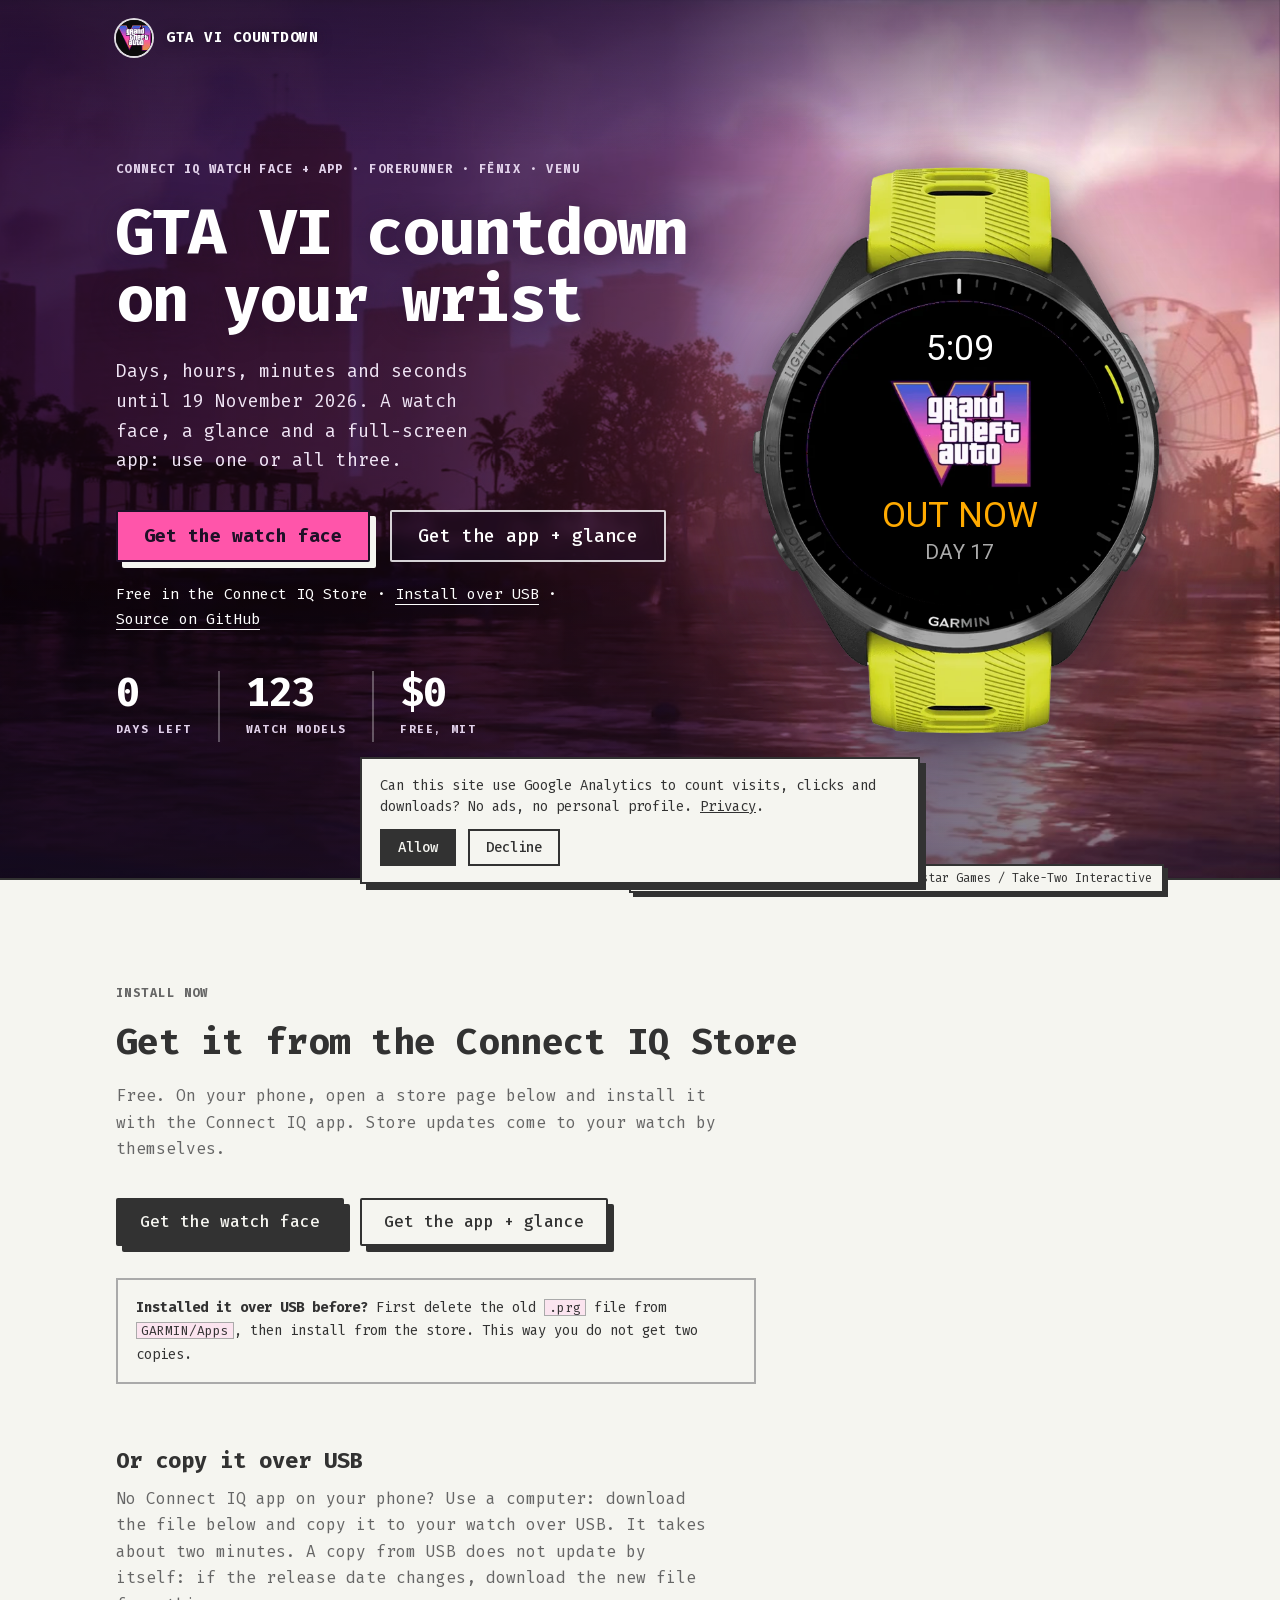
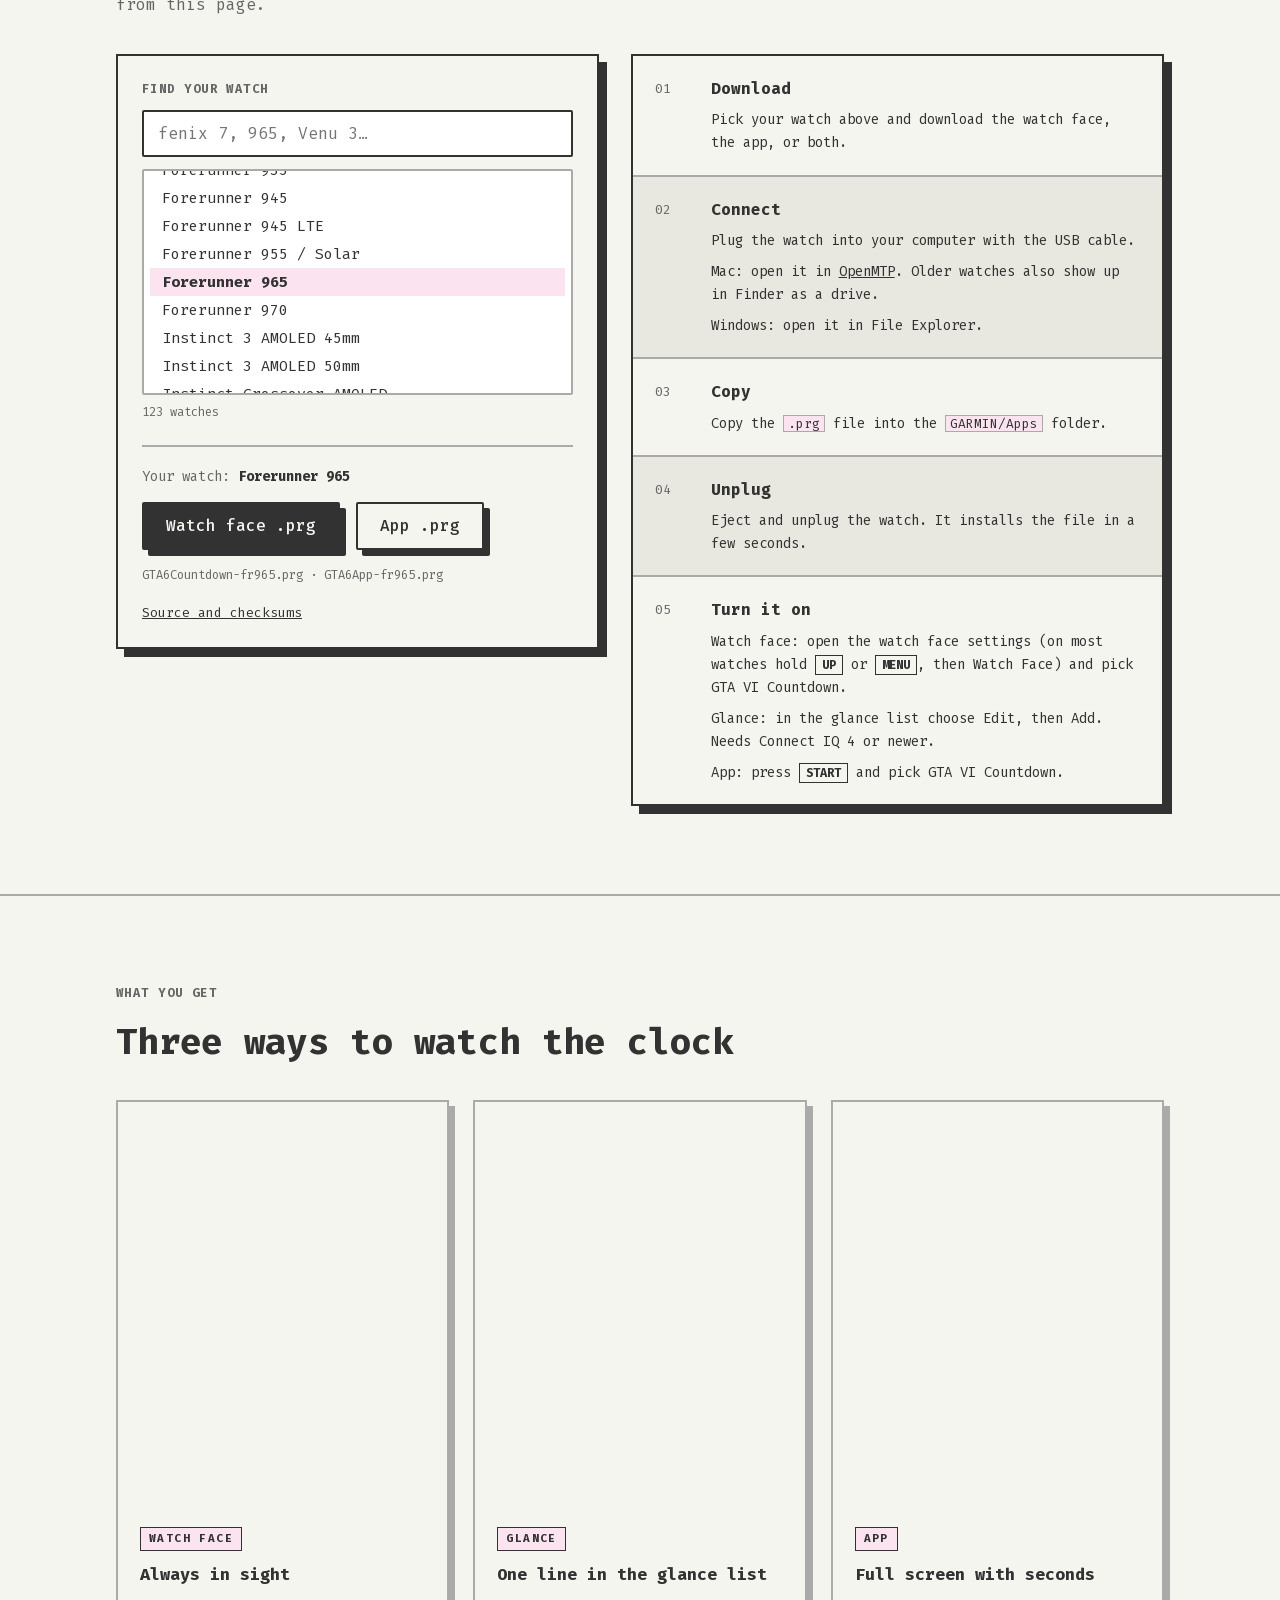
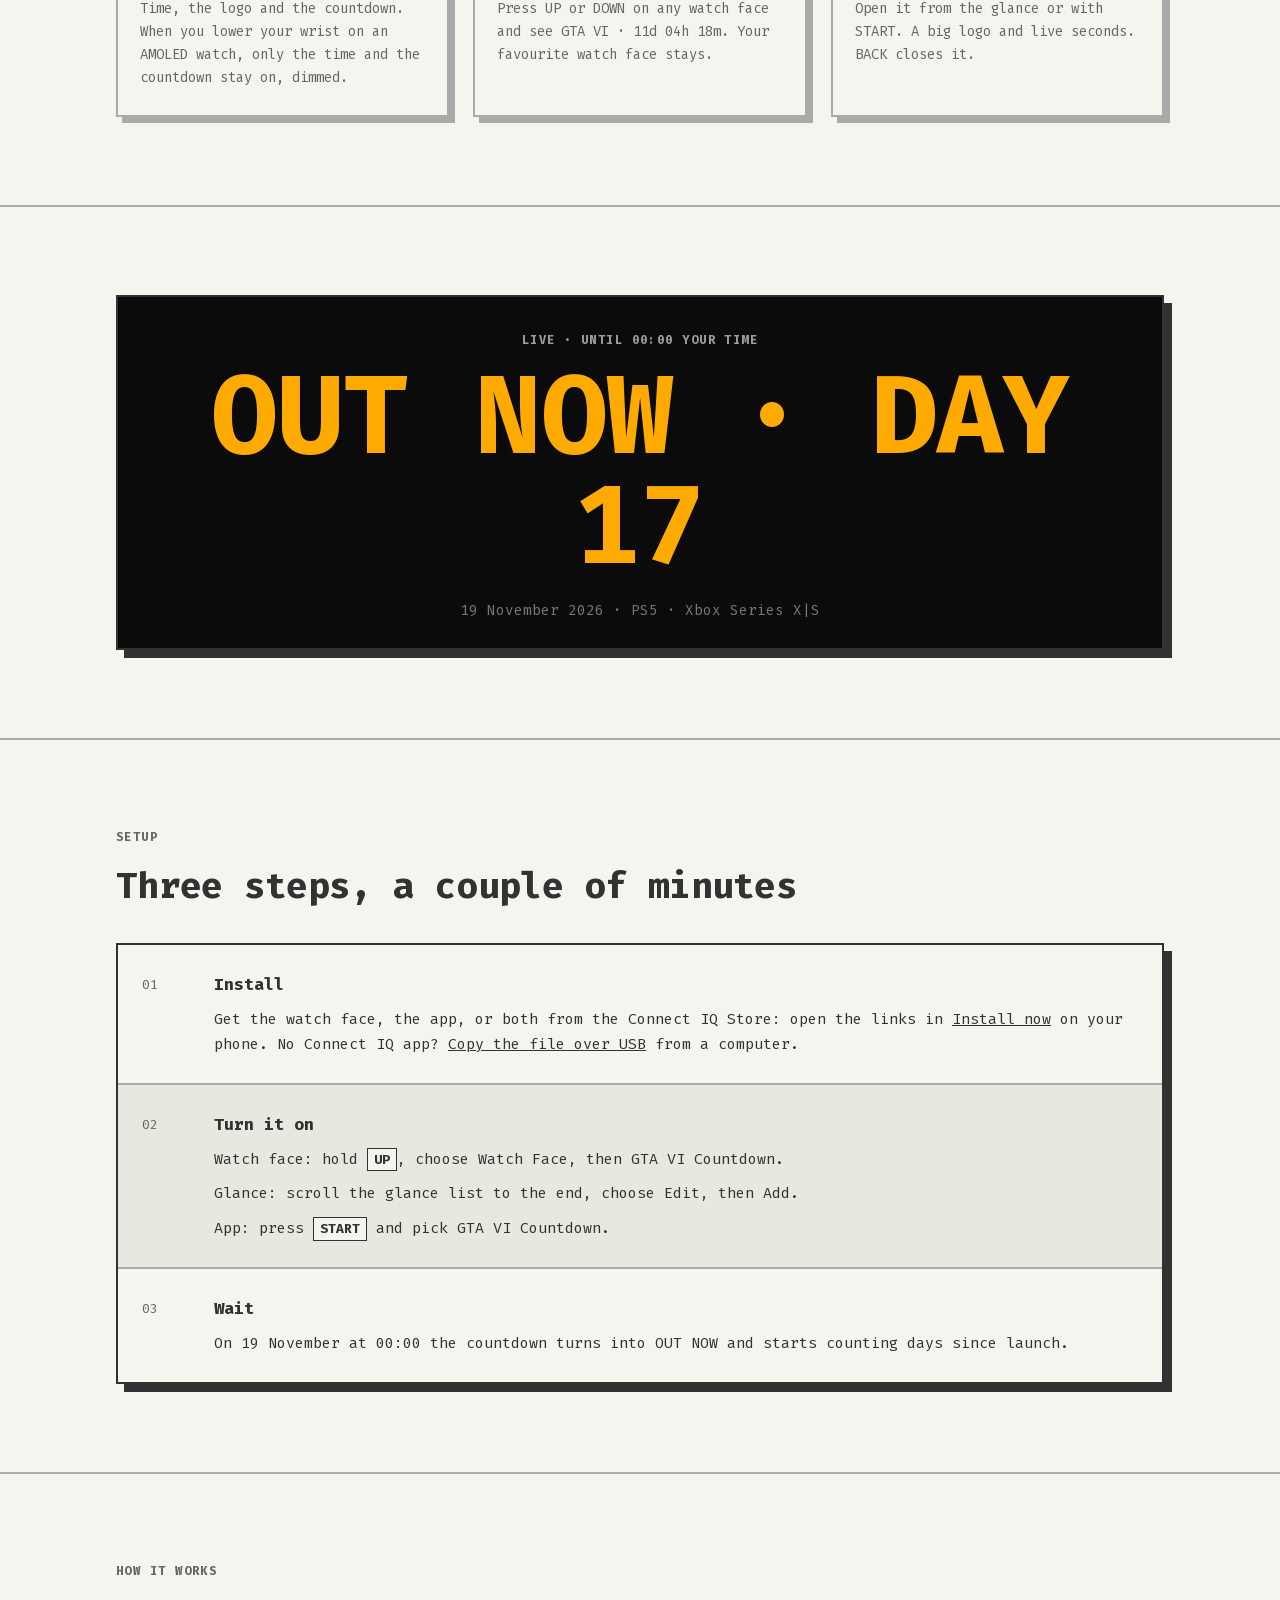
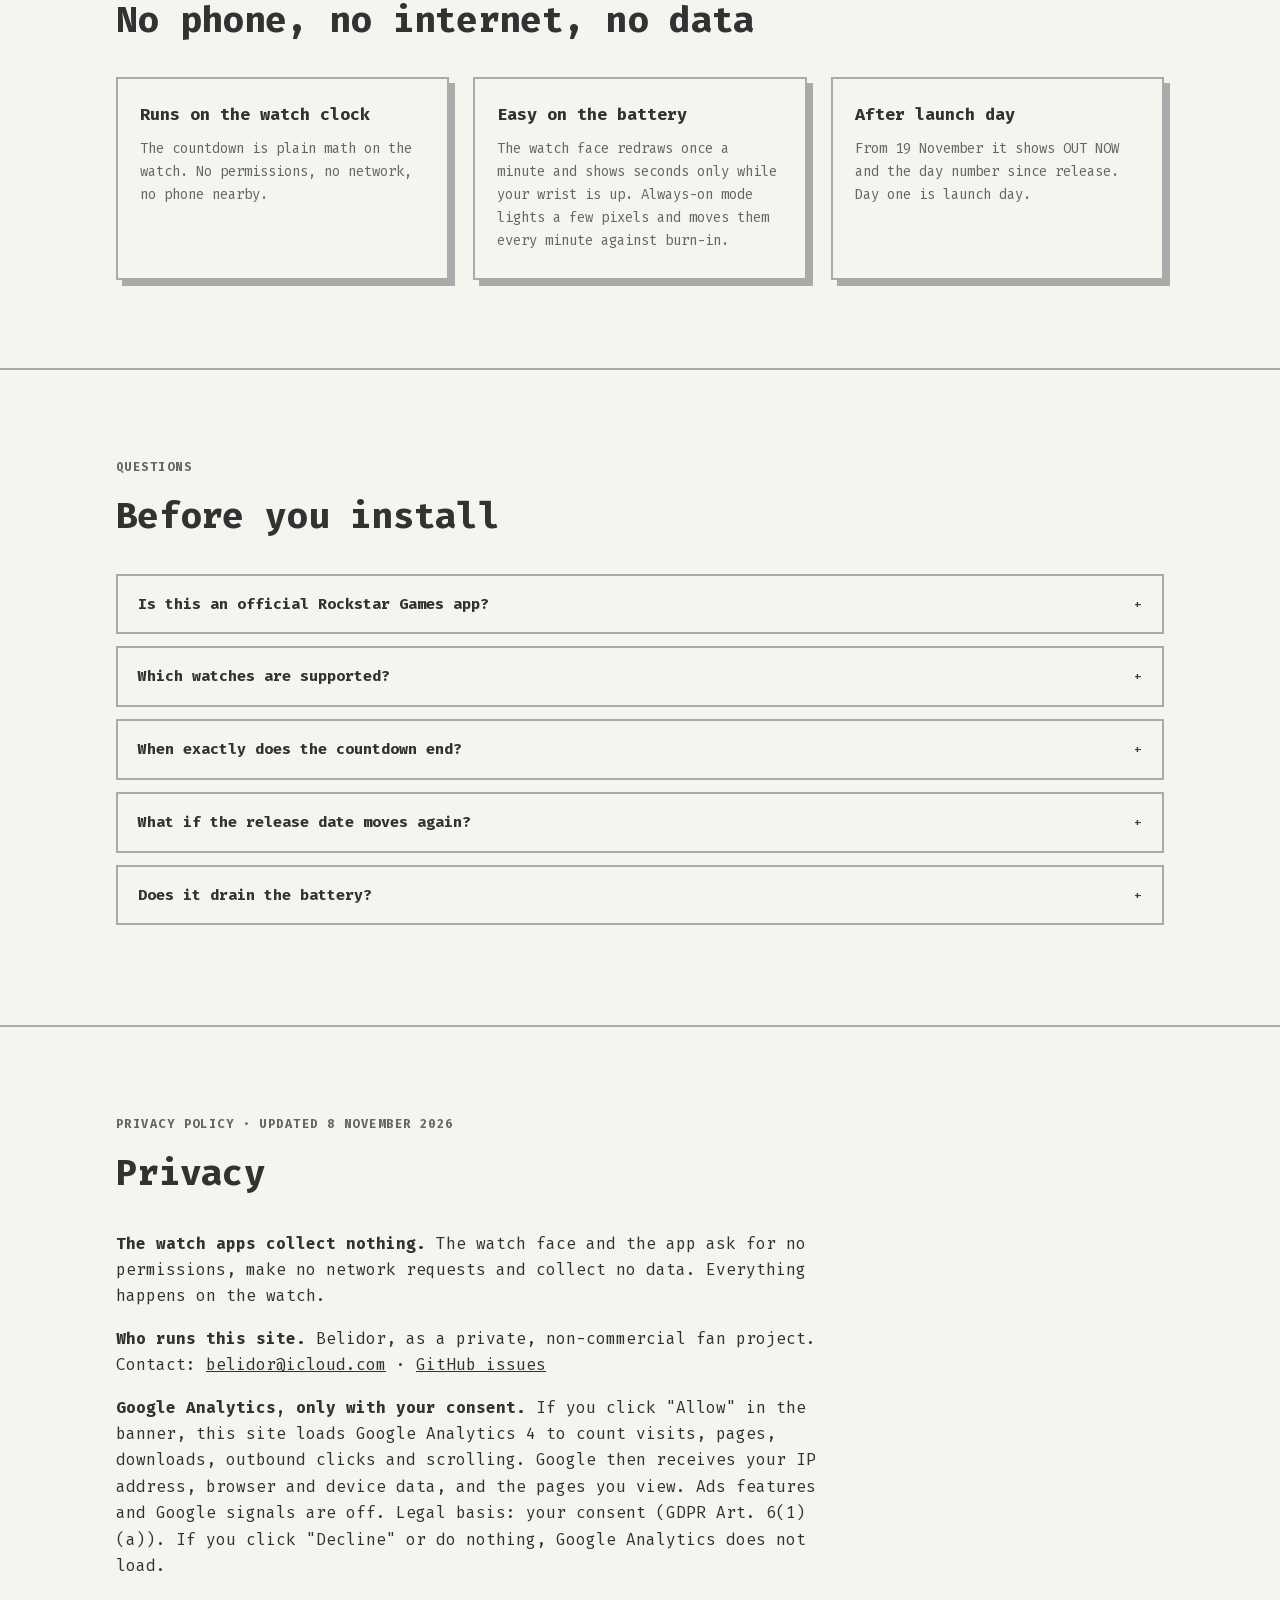
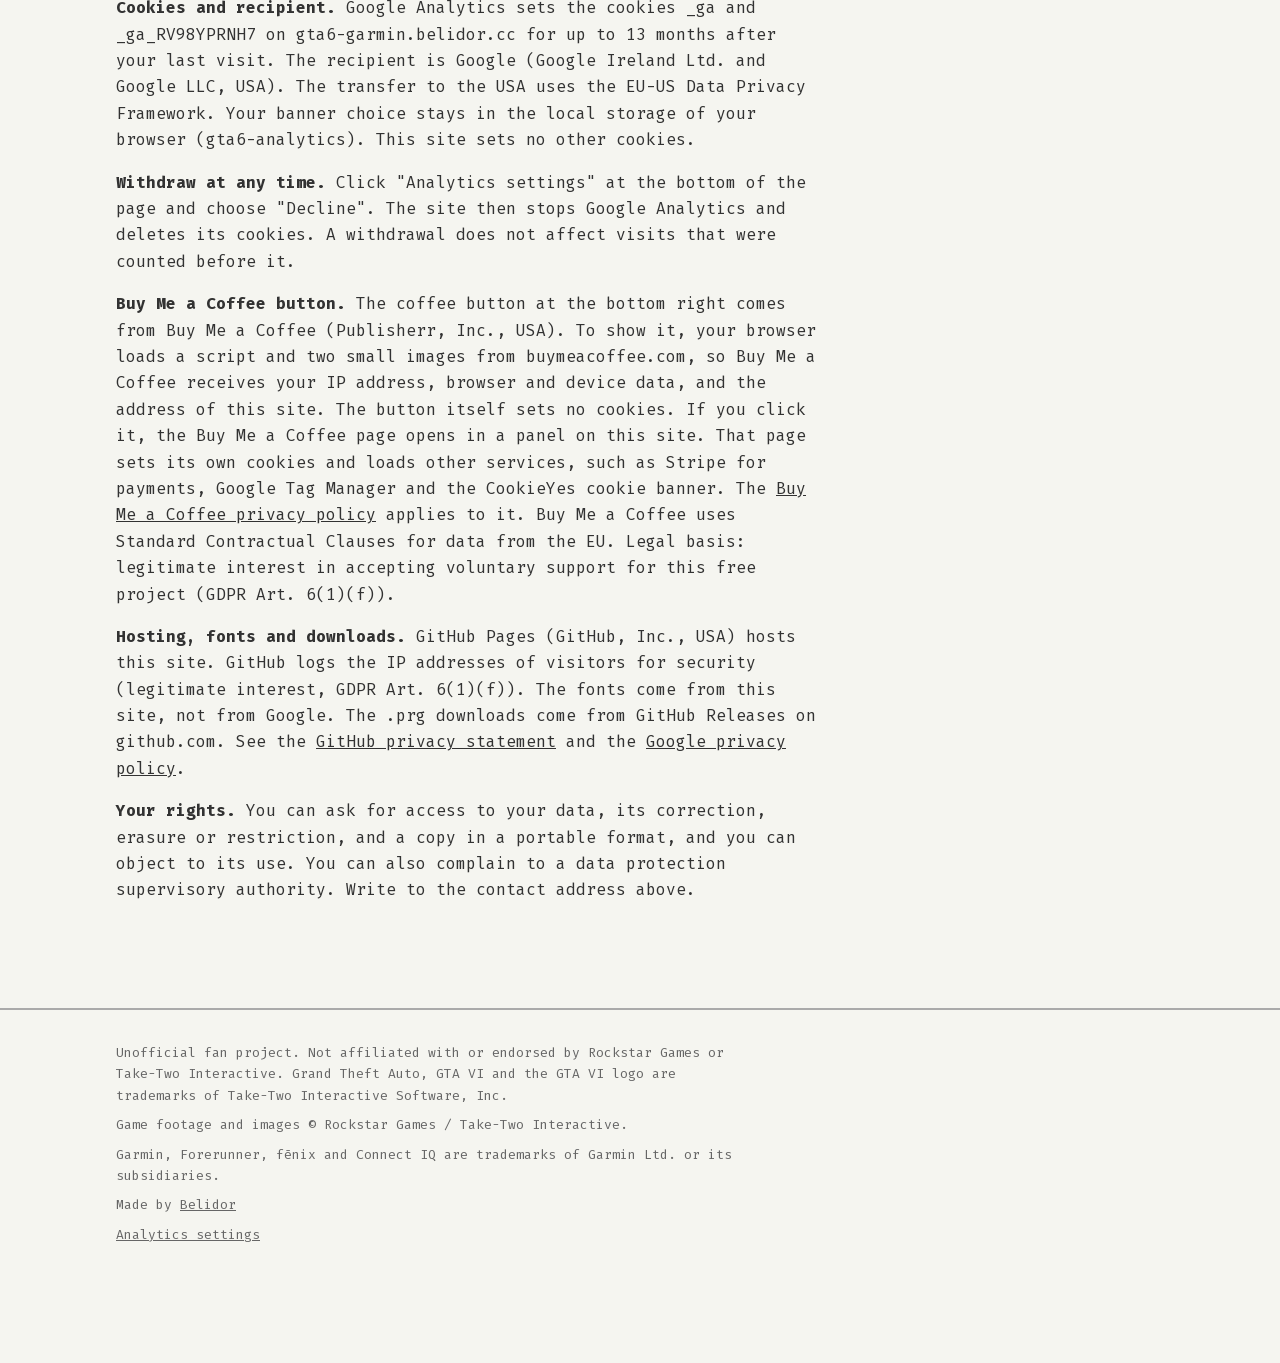
<file: landing/index.html>
<!doctype html>
<html lang="en">
<head>
<meta charset="utf-8">
<meta name="viewport" content="width=device-width, initial-scale=1">
<meta http-equiv="Content-Security-Policy" content="default-src 'self'; script-src 'self' https://www.googletagmanager.com https://cdnjs.buymeacoffee.com/1.0.0/widget.prod.min.js; connect-src 'self' https://*.google-analytics.com https://*.analytics.google.com https://www.googletagmanager.com; img-src 'self' data: https://*.google-analytics.com https://www.googletagmanager.com https://cdn.buymeacoffee.com/widget/assets/ https://cdn.buymeacoffee.com/assets/img/widget/loader.svg; frame-src https://www.buymeacoffee.com https://buymeacoffee.com; style-src 'self' 'unsafe-inline'; font-src 'self'; object-src 'none'; base-uri 'self'; form-action 'none'">
<meta name="referrer" content="strict-origin-when-cross-origin">
<title>GTA VI Countdown — on a Garmin watch</title>
<meta name="description" content="Days, hours, minutes and seconds until GTA VI, on your Garmin watch. A watch face, a glance and a full-screen app. Free and open source.">
<meta name="theme-color" content="#1E1027">
<meta property="og:type" content="website">
<meta property="og:title" content="GTA VI Countdown on a Garmin watch">
<meta property="og:description" content="A watch face, a glance and a full-screen app that count down to 19 November 2026.">
<meta property="og:url" content="https://gta6-garmin.belidor.cc/">
<meta property="og:image" content="https://gta6-garmin.belidor.cc/img/og-v2.jpg">
<meta property="og:image:type" content="image/jpeg">
<meta property="og:image:width" content="1200">
<meta property="og:image:height" content="630">
<meta property="og:image:alt" content="The words GTA VI countdown for Garmin watches over a purple Vice City sunset, around a Garmin Forerunner 965 that shows the countdown to 19 November 2026.">
<meta name="twitter:card" content="summary_large_image">
<meta name="twitter:image" content="https://gta6-garmin.belidor.cc/img/og-v2.jpg">
<meta name="twitter:image:alt" content="The words GTA VI countdown for Garmin watches over a purple Vice City sunset, around a Garmin Forerunner 965 that shows the countdown to 19 November 2026.">
<link rel="icon" href="img/icon.png">
<link rel="preload" as="image" href="img/game/vice-sunset-phone.jpg" media="(max-width: 640px)" fetchpriority="high">
<link rel="preload" as="image" href="img/game/vice-sunset-1920.jpg" imagesrcset="img/game/vice-sunset-960.jpg 960w, img/game/vice-sunset-1920.jpg 1920w" imagesizes="max(100vw, 1720px)" media="(min-width: 641px)" fetchpriority="high">
<link rel="stylesheet" href="fonts/fonts.css">
<link rel="stylesheet" href="style.css">
<link rel="stylesheet" href="install/install.css">
<link rel="stylesheet" href="home.css">
</head>
<body>

<header class="top">
    <div class="wrap">
        <a class="brand" href="#"><img src="img/icon.png" alt="" width="36" height="36">GTA VI COUNTDOWN</a>
    </div>
</header>

<main>

<section class="cine" aria-labelledby="cine-title">
    <picture class="cine-photo">
        <source media="(max-width: 640px)" srcset="img/game/vice-sunset-phone.jpg" width="640" height="960">
        <img src="img/game/vice-sunset-1920.jpg"
             srcset="img/game/vice-sunset-960.jpg 960w, img/game/vice-sunset-1920.jpg 1920w"
             sizes="max(100vw, 1720px)"
             width="1920" height="960" alt="" fetchpriority="high" decoding="async">
    </picture>
    <div class="cine-shade" aria-hidden="true"></div>

    <div class="wrap cine-grid">
        <div class="cine-copy">
            <p class="eyebrow">Connect IQ watch face + app · Forerunner · fēnix · Venu</p>
            <h1 id="cine-title"><span class="cine-line">GTA VI countdown</span> on your wrist</h1>
            <p class="lead">Days, hours, minutes and seconds until 19 November 2026. A watch face, a glance and a full-screen app: use one or all three.</p>
            <div class="cine-actions">
                <a class="cine-btn cine-btn-primary" href="https://apps.garmin.com/apps/e79c66ca-c48b-4cfc-af49-adbebb4d6765">Get the watch face</a>
                <a class="cine-btn cine-btn-ghost" href="https://apps.garmin.com/apps/8770fc91-db38-408e-95f4-de4a30fe0c35">Get the app + glance</a>
            </div>
            <p class="cine-source">Free in the Connect IQ Store · <a href="#usb">Install over USB</a> · <a href="https://github.com/Belidor/gta6-countdown">Source on GitHub</a></p>
            <div class="stats">
                <div class="stat"><b id="stat-days">12</b><span>Days left</span></div>
                <div class="stat"><b>123</b><span>Watch models</span></div>
                <div class="stat"><b>$0</b><span>Free, MIT</span></div>
            </div>
        </div>
        <div class="cine-watch">
            <div class="cine-face">
                <picture>
                    <source type="image/webp" srcset="img/watch-965-cutout.webp">
                    <img src="img/watch-965-cutout.png" width="610" height="848" alt="Forerunner 965 with the GTA VI Countdown watch face">
                </picture>
                <!-- Live copy of the watch screen on top of the photo. main.js fills it and shows it. -->
                <div class="face-live" id="face-live" aria-hidden="true" translate="no" hidden>
                    <span class="face-patch face-patch-time"></span>
                    <span class="face-patch face-patch-count"></span>
                    <span class="face-patch face-patch-date"></span>
                    <div class="face-screen">
                        <span class="face-time" data-face="time">8:40</span>
                        <span class="face-count"><span class="face-pair"><span data-face="d">11</span><span class="face-label">DAY</span></span><span class="face-colon">:</span><span class="face-pair"><span data-face="h">03</span><span class="face-label">HR</span></span><span class="face-colon">:</span><span class="face-pair"><span data-face="m">19</span><span class="face-label">MIN</span></span><span class="face-colon">:</span><span class="face-pair"><span data-face="s">49</span><span class="face-label">SEC</span></span></span>
                        <span class="face-date">19.11.2026</span>
                        <span class="face-out">OUT NOW</span>
                        <span class="face-day" data-face="day">DAY 1</span>
                    </div>
                </div>
            </div>
        </div>
    </div>

    <p class="cine-credit">Vice City, GTA VI launch trailer. ©&nbsp;Rockstar&nbsp;Games / Take-Two&nbsp;Interactive</p>
</section>

<section id="install" class="ins">
    <div class="wrap">
        <p class="eyebrow">Install now</p>
        <h2>Get it from the Connect IQ Store</h2>
        <p class="ins-lead">Free. On your phone, open a store page below and install it with the Connect IQ app. Store updates come to your watch by themselves.</p>
        <div class="ins-buttons">
            <a class="ins-btn ins-btn-dark" href="https://apps.garmin.com/apps/e79c66ca-c48b-4cfc-af49-adbebb4d6765">Get the watch face</a>
            <a class="ins-btn ins-btn-light" href="https://apps.garmin.com/apps/8770fc91-db38-408e-95f4-de4a30fe0c35">Get the app + glance</a>
        </div>
        <p class="ins-note ins-note-store"><b>Installed it over USB before?</b> First delete the old <code>.prg</code> file from <code>GARMIN/Apps</code>, then install from the store. This way you do not get two copies.</p>

        <h3 class="ins-alt" id="usb">Or copy it over USB</h3>
        <p class="ins-lead">No Connect IQ app on your phone? Use a computer: download the file below and copy it to your watch over USB. It takes about two minutes. A copy from USB does not update by itself: if the release date changes, download the new file from this page.</p>

        <div class="ins-grid">
            <div class="ins-pick">
                <label class="ins-label" for="ins-search">Find your watch</label>
                <input class="ins-search" id="ins-search" type="search" placeholder="fenix 7, 965, Venu 3…" autocomplete="off" autocapitalize="off" spellcheck="false" aria-controls="ins-device" aria-describedby="ins-count">
                <select class="ins-list" id="ins-device" size="7" aria-label="Watch model">
                    <option value="fr965" selected>Forerunner 965</option>
                </select>
                <p class="ins-count" id="ins-count" aria-live="polite">123 watches</p>

                <p class="ins-chosen">Your watch: <b id="ins-name">Forerunner 965</b></p>
                <div class="ins-buttons">
                    <a class="ins-btn ins-btn-dark" id="ins-face" data-kind="face" href="https://github.com/Belidor/gta6-countdown/releases/download/sideload-v1/GTA6Countdown-fr965.prg">Watch face .prg</a>
                    <a class="ins-btn ins-btn-light" id="ins-app" data-kind="app" href="https://github.com/Belidor/gta6-countdown/releases/download/sideload-v1/GTA6App-fr965.prg">App .prg</a>
                </div>
                <p class="ins-files" id="ins-files">GTA6Countdown-fr965.prg · GTA6App-fr965.prg</p>
                <p class="ins-hint" id="ins-glance" hidden>Glance not supported on this watch: it needs Connect IQ 4. Open the app from the apps list instead.</p>
                <p class="ins-hint" id="ins-error" hidden>Could not load the watch list. All files are on the release page below.</p>
                <p class="ins-source"><a href="https://github.com/Belidor/gta6-countdown/releases/tag/sideload-v1">Source and checksums</a></p>
            </div>

            <ol class="ins-steps">
                <li>
                    <h4>Download</h4>
                    <p>Pick your watch above and download the watch face, the app, or both.</p>
                </li>
                <li>
                    <h4>Connect</h4>
                    <p>Plug the watch into your computer with the USB cable.</p>
                    <p>Mac: open it in <a href="https://openmtp.ganeshrvel.com/">OpenMTP</a>. Older watches also show up in Finder as a drive.</p>
                    <p>Windows: open it in File Explorer.</p>
                </li>
                <li>
                    <h4>Copy</h4>
                    <p>Copy the <code>.prg</code> file into the <code>GARMIN/Apps</code> folder.</p>
                </li>
                <li>
                    <h4>Unplug</h4>
                    <p>Eject and unplug the watch. It installs the file in a few seconds.</p>
                </li>
                <li>
                    <h4>Turn it on</h4>
                    <p>Watch face: open the watch face settings (on most watches hold <span class="ins-kbd">UP</span> or <span class="ins-kbd">MENU</span>, then Watch Face) and pick GTA VI Countdown.</p>
                    <p>Glance: in the glance list choose Edit, then Add. Needs Connect IQ 4 or newer.</p>
                    <p>App: press <span class="ins-kbd">START</span> and pick GTA VI Countdown.</p>
                </li>
            </ol>
        </div>

    </div>
</section>

<section>
    <div class="wrap">
        <p class="eyebrow">What you get</p>
        <h2>Three ways to watch the clock</h2>
        <div class="cards">
            <article class="card">
                <img src="img/card-face.png" width="682" height="913" alt="fēnix 8 with the watch face" loading="lazy" decoding="async">
                <span class="tag">WATCH FACE</span>
                <h3>Always in sight</h3>
                <p>Time, the logo and the countdown. When you lower your wrist on an AMOLED watch, only the time and the countdown stay on, dimmed.</p>
            </article>
            <article class="card">
                <img src="img/card-glance.png" width="682" height="913" alt="The countdown in the glance list" loading="lazy" decoding="async">
                <span class="tag">GLANCE</span>
                <h3>One line in the glance list</h3>
                <p>Press UP or DOWN on any watch face and see GTA VI · 11d 04h 18m. Your favourite watch face stays.</p>
            </article>
            <article class="card">
                <img src="img/card-app.png" width="682" height="913" alt="The full-screen app with seconds" loading="lazy" decoding="async">
                <span class="tag">APP</span>
                <h3>Full screen with seconds</h3>
                <p>Open it from the glance or with START. A big logo and live seconds. BACK closes it.</p>
            </article>
        </div>
    </div>
</section>

<section>
    <div class="wrap">
        <div class="live" aria-live="off">
            <p class="eyebrow">Live · until 00:00 your time</p>
            <div class="digits" id="digits">
                <div class="unit"><span class="num" data-part="d">00</span><span class="label">DAYS</span></div>
                <span class="sep">:</span>
                <div class="unit"><span class="num" data-part="h">00</span><span class="label">HRS</span></div>
                <span class="sep">:</span>
                <div class="unit"><span class="num" data-part="m">00</span><span class="label">MIN</span></div>
                <span class="sep">:</span>
                <div class="unit"><span class="num" data-part="s">00</span><span class="label">SEC</span></div>
            </div>
            <div class="out" id="out" hidden>OUT NOW</div>
            <p class="date">19 November 2026 · PS5 · Xbox Series X|S</p>
        </div>
    </div>
</section>

<section id="setup">
    <div class="wrap">
        <p class="eyebrow">Setup</p>
        <h2>Three steps, a couple of minutes</h2>
        <div class="steps">
            <div class="step">
                <span class="n">01</span>
                <div>
                    <h3>Install</h3>
                    <p>Get the watch face, the app, or both from the Connect IQ Store: open the links in <a href="#install">Install now</a> on your phone. No Connect IQ app? <a href="#usb">Copy the file over USB</a> from a computer.</p>
                </div>
            </div>
            <div class="step">
                <span class="n">02</span>
                <div>
                    <h3>Turn it on</h3>
                    <p>Watch face: hold <span class="kbd">UP</span>, choose Watch Face, then GTA VI Countdown.</p>
                    <p>Glance: scroll the glance list to the end, choose Edit, then Add.</p>
                    <p>App: press <span class="kbd">START</span> and pick GTA VI Countdown.</p>
                </div>
            </div>
            <div class="step">
                <span class="n">03</span>
                <div>
                    <h3>Wait</h3>
                    <p>On 19 November at 00:00 the countdown turns into OUT NOW and starts counting days since launch.</p>
                </div>
            </div>
        </div>
    </div>
</section>

<section>
    <div class="wrap">
        <p class="eyebrow">How it works</p>
        <h2>No phone, no internet, no data</h2>
        <div class="cards">
            <article class="card">
                <h3>Runs on the watch clock</h3>
                <p>The countdown is plain math on the watch. No permissions, no network, no phone nearby.</p>
            </article>
            <article class="card">
                <h3>Easy on the battery</h3>
                <p>The watch face redraws once a minute and shows seconds only while your wrist is up. Always-on mode lights a few pixels and moves them every minute against burn-in.</p>
            </article>
            <article class="card">
                <h3>After launch day</h3>
                <p>From 19 November it shows OUT NOW and the day number since release. Day one is launch day.</p>
            </article>
        </div>
    </div>
</section>

<section>
    <div class="wrap">
        <p class="eyebrow">Questions</p>
        <h2>Before you install</h2>
        <details>
            <summary>Is this an official Rockstar Games app?</summary>
            <div class="answer"><p>No. It is an unofficial fan project. It is not affiliated with or endorsed by Rockstar Games or Take-Two Interactive.</p></div>
        </details>
        <details>
            <summary>Which watches are supported?</summary>
            <div class="answer">
                <p>123 Garmin models with Connect IQ 3.0 or newer and a color screen: Forerunner, fēnix, epix, Enduro, Venu, vívoactive, MARQ, Descent, D2, Approach and Instinct 3 AMOLED.</p>
                <p>The glance needs Connect IQ 4.0 or newer, for example Forerunner 965, fēnix 7 or Venu 2. On older watches the app is in the apps list.</p>
            </div>
        </details>
        <details>
            <summary>When exactly does the countdown end?</summary>
            <div class="answer"><p>At 00:00 on 19 November by your watch clock, in your time zone. Store unlock times can differ by region.</p></div>
        </details>
        <details>
            <summary>What if the release date moves again?</summary>
            <div class="answer"><p>The date gets updated in a new version. The Connect IQ Store version updates by itself. A copy from USB does not: download the new file from this page.</p></div>
        </details>
        <details>
            <summary>Does it drain the battery?</summary>
            <div class="answer"><p>No more than a regular digital watch face. It draws text once a minute, and seconds only while your wrist is up.</p></div>
        </details>
    </div>
</section>

<section class="privacy" id="privacy">
    <div class="wrap">
        <p class="eyebrow">Privacy policy · updated 8 November 2026</p>
        <h2>Privacy</h2>
        <p><b>The watch apps collect nothing.</b> The watch face and the app ask for no permissions, make no network requests and collect no data. Everything happens on the watch.</p>
        <p><b>Who runs this site.</b> Belidor, as a private, non-commercial fan project. Contact: <a href="mailto:belidor@icloud.com">belidor@icloud.com</a> · <a href="https://github.com/Belidor/gta6-countdown/issues">GitHub issues</a></p>
        <p><b>Google Analytics, only with your consent.</b> If you click "Allow" in the banner, this site loads Google Analytics 4 to count visits, pages, downloads, outbound clicks and scrolling. Google then receives your IP address, browser and device data, and the pages you view. Ads features and Google signals are off. Legal basis: your consent (GDPR Art. 6(1)(a)). If you click "Decline" or do nothing, Google Analytics does not load.</p>
        <p><b>Cookies and recipient.</b> Google Analytics sets the cookies <code>_ga</code> and <code>_ga_RV98YPRNH7</code> on gta6-garmin.belidor.cc for up to 13 months after your last visit. The recipient is Google (Google Ireland Ltd. and Google LLC, USA). The transfer to the USA uses the EU-US Data Privacy Framework. Your banner choice stays in the local storage of your browser (<code>gta6-analytics</code>). This site sets no other cookies.</p>
        <p><b>Withdraw at any time.</b> Click "Analytics settings" at the bottom of the page and choose "Decline". The site then stops Google Analytics and deletes its cookies. A withdrawal does not affect visits that were counted before it.</p>
        <p><b>Buy Me a Coffee button.</b> The coffee button at the bottom right comes from Buy Me a Coffee (Publisherr, Inc., USA). To show it, your browser loads a script and two small images from buymeacoffee.com, so Buy Me a Coffee receives your IP address, browser and device data, and the address of this site. The button itself sets no cookies. If you click it, the Buy Me a Coffee page opens in a panel on this site. That page sets its own cookies and loads other services, such as Stripe for payments, Google Tag Manager and the CookieYes cookie banner. The <a href="https://buymeacoffee.com/privacy-policy">Buy Me a Coffee privacy policy</a> applies to it. Buy Me a Coffee uses Standard Contractual Clauses for data from the EU. Legal basis: legitimate interest in accepting voluntary support for this free project (GDPR Art. 6(1)(f)).</p>
        <p><b>Hosting, fonts and downloads.</b> GitHub Pages (GitHub, Inc., USA) hosts this site. GitHub logs the IP addresses of visitors for security (legitimate interest, GDPR Art. 6(1)(f)). The fonts come from this site, not from Google. The <code>.prg</code> downloads come from GitHub Releases on github.com. See the <a href="https://docs.github.com/en/site-policy/privacy-policies/github-general-privacy-statement">GitHub privacy statement</a> and the <a href="https://policies.google.com/privacy">Google privacy policy</a>.</p>
        <p><b>Your rights.</b> You can ask for access to your data, its correction, erasure or restriction, and a copy in a portable format, and you can object to its use. You can also complain to a data protection supervisory authority. Write to the contact address above.</p>
    </div>
</section>

</main>

<footer>
    <div class="wrap">
        <p>Unofficial fan project. Not affiliated with or endorsed by Rockstar Games or Take-Two Interactive. Grand Theft Auto, GTA VI and the GTA VI logo are trademarks of Take-Two Interactive Software, Inc.</p>
        <p>Game footage and images © Rockstar Games / Take-Two Interactive.</p>
        <p>Garmin, Forerunner, fēnix and Connect IQ are trademarks of Garmin Ltd. or its subsidiaries.</p>
        <p>Made by <a href="https://github.com/Belidor">Belidor</a></p>
    </div>
</footer>

<script src="main.js"></script>
<script src="install/install.js" defer></script>
<script src="analytics.js" defer></script>
<script src="support.js" defer></script>
<!-- Buy Me a Coffee button.
     - integrity pins the reviewed 1.0.0 file. Buy Me a Coffee edits that file in place now and then; the browser
       then refuses it and the button disappears. The workflow .github/workflows/bmc-widget-check.yml fails when
       that happens: review the new file, then update the hash here.
     - defer: a slow Buy Me a Coffee server must not hold back the consent banner and the download picker.
       Do not use async: the widget builds itself on DOMContentLoaded and would miss it.
     - The CSP above allows only this script, its two images and its panel page. Its unused .eot font is skipped
       by current browsers, and font-src 'self' would block it anyway.
     - Keep data-message empty: with a message the widget sets a 24-hour "visited" cookie, which needs consent. -->
<script defer data-name="BMC-Widget" data-cfasync="false" src="https://cdnjs.buymeacoffee.com/1.0.0/widget.prod.min.js" integrity="sha384-Ix5rVKHOmV5CEwVkvVF0OJsmX53F8y01q+sE3+b41ZLmPZWgufB7atrf9pwA7r1e" crossorigin="anonymous" data-id="belid0r" data-description="Support me on Buy me a coffee!" data-message="" data-color="#5F7FFF" data-position="Right" data-x_margin="18" data-y_margin="18"></script>
</body>
</html>
</file>
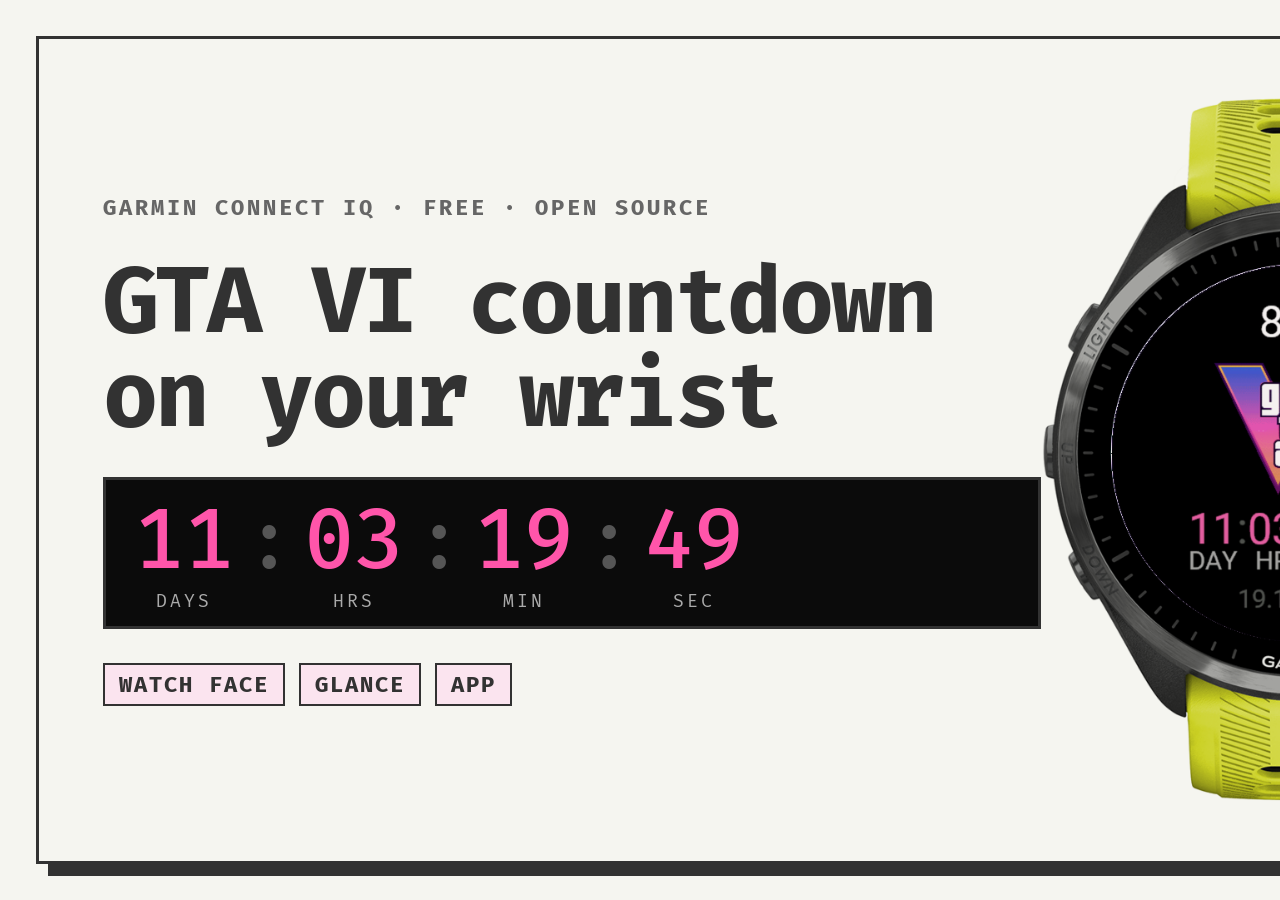
<file: promo/1-hero.html>
<!doctype html><html><head><meta charset="utf-8">
<link rel="stylesheet" href="https://fonts.googleapis.com/css2?family=Fira+Mono:wght@400;500;700&display=swap">
<link rel="stylesheet" href="card.css">
<style>
.frame { display: grid; grid-template-columns: 1fr 520px; align-items: center; padding: 0 0 0 64px; }
.left { display: flex; flex-direction: column; gap: 34px; }
.right { height: 100%; display: flex; align-items: center; justify-content: center; overflow: hidden; }
.right img { height: 760px; }
</style></head><body>
<div class="frame">
  <div class="left">
    <p class="eyebrow">Garmin Connect IQ · free · open source</p>
    <h1>GTA VI countdown<br>on your wrist</h1>
    <div class="screen" id="screen"></div>
    <div class="tags"><span class="tag">WATCH FACE</span><span class="tag">GLANCE</span><span class="tag">APP</span></div>
  </div>
  <div class="right"><img src="../landing/img/watch-face.png" alt=""></div>
</div>
<script>window.FIXED = [11, 3, 19, 49]; /* same moment as the watch render */</script>
<script src="countdown.js"></script>
</body></html>
</file>
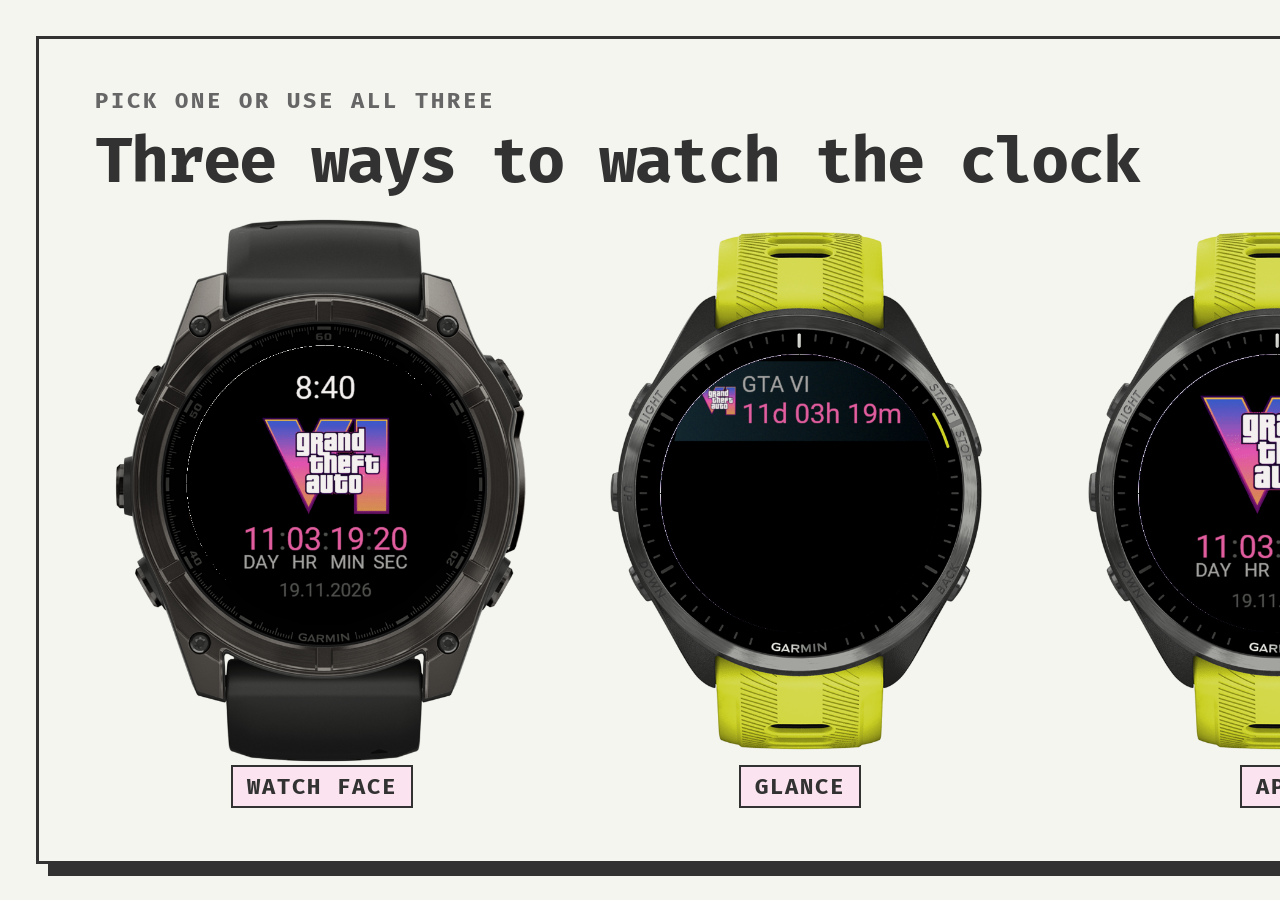
<file: promo/2-three-ways.html>
<!doctype html><html><head><meta charset="utf-8">
<link rel="stylesheet" href="https://fonts.googleapis.com/css2?family=Fira+Mono:wght@400;500;700&display=swap">
<link rel="stylesheet" href="card.css">
<style>
.frame { padding: 48px 56px 0; display: flex; flex-direction: column; }
h1 { font-size: 64px; letter-spacing: -2px; margin-top: 14px; }
.row { flex: 1; display: grid; grid-template-columns: repeat(3, 1fr); gap: 24px; margin-top: 18px; }
.col { display: flex; flex-direction: column; align-items: center; justify-content: flex-start; }
.col img { height: 560px; }
.col .tag { margin-top: -6px; }
</style></head><body>
<div class="frame">
  <p class="eyebrow">Pick one or use all three</p>
  <h1>Three ways to watch the clock</h1>
  <div class="row">
    <div class="col"><img src="../landing/img/card-face.png" alt=""><span class="tag">WATCH FACE</span></div>
    <div class="col"><img src="../landing/img/card-glance.png" alt=""><span class="tag">GLANCE</span></div>
    <div class="col"><img src="../landing/img/card-app.png" alt=""><span class="tag">APP</span></div>
  </div>
</div>
</body></html>
</file>
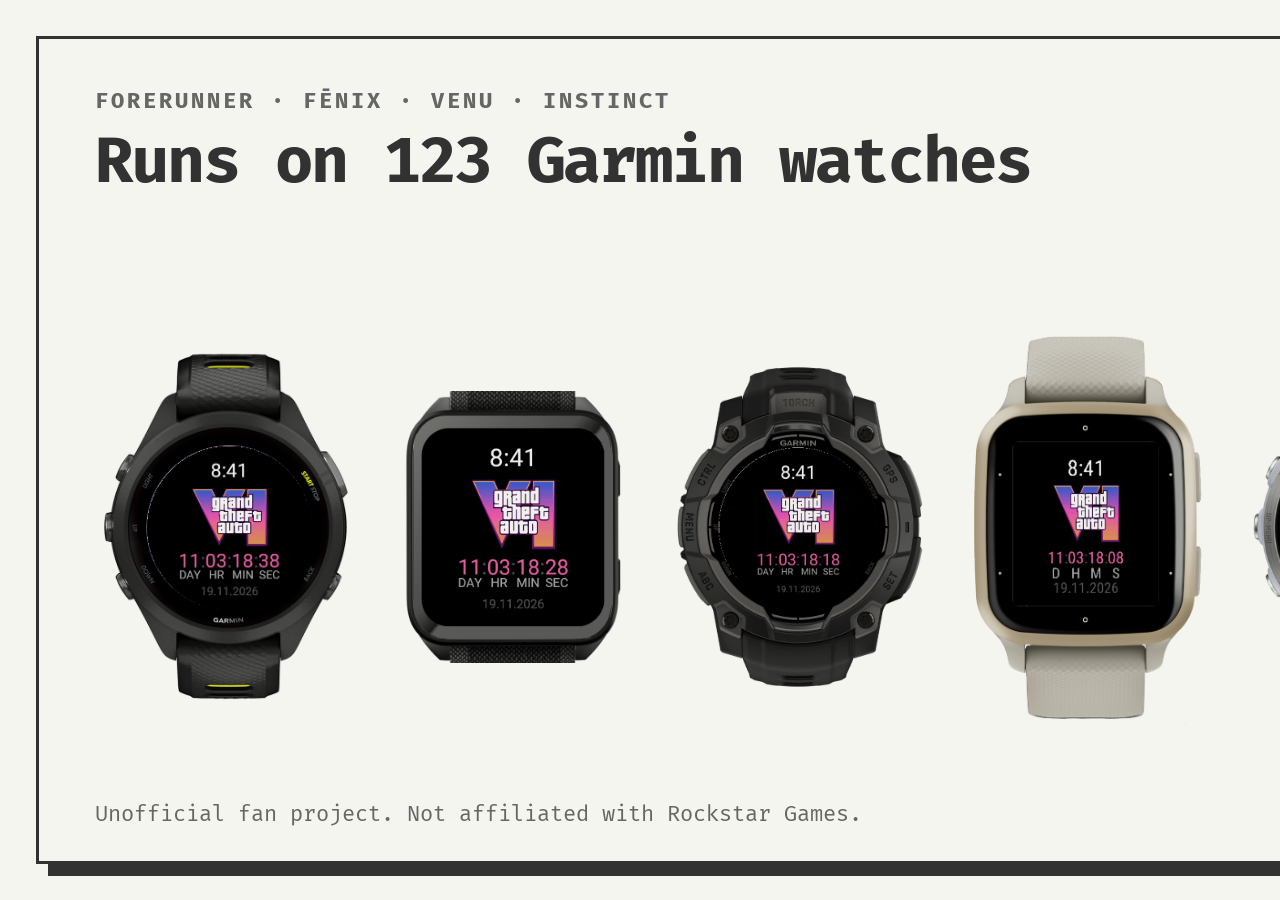
<file: promo/3-models.html>
<!doctype html><html><head><meta charset="utf-8">
<link rel="stylesheet" href="https://fonts.googleapis.com/css2?family=Fira+Mono:wght@400;500;700&display=swap">
<link rel="stylesheet" href="card.css">
<style>
.frame { padding: 48px 56px 0; display: flex; flex-direction: column; }
h1 { font-size: 64px; letter-spacing: -2px; margin-top: 14px; }
.row { flex: 1; display: flex; align-items: center; justify-content: space-between; gap: 8px; }
.row img { width: 18.5%; height: auto; }
.foot { position: absolute; left: 56px; bottom: 34px; }
</style></head><body>
<div class="frame">
  <p class="eyebrow">Forerunner · fēnix · Venu · Instinct</p>
  <h1>Runs on 123 Garmin watches</h1>
  <div class="row" id="row"></div>
  <p class="foot">Unofficial fan project. Not affiliated with Rockstar Games.</p>
</div>
<script>
['model-1', 'model-2', 'model-3', 'model-4', 'model-5'].forEach(function (n) {
  var i = document.createElement('img'); i.src = '../landing/img/' + n + '.png'; i.alt = ''; document.getElementById('row').appendChild(i);
});
</script>
</body></html>
</file>
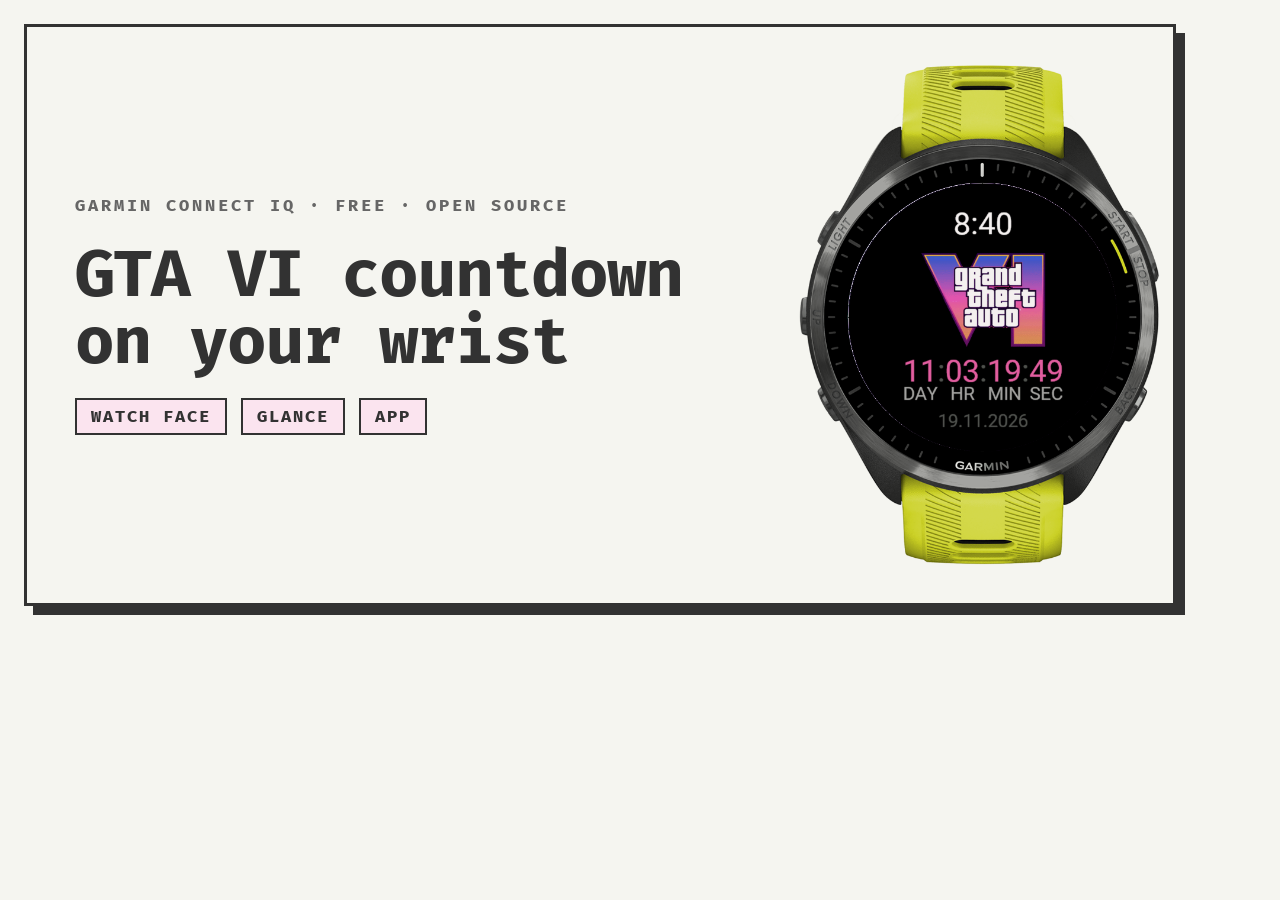
<file: promo/og.html>
<!doctype html><html><head><meta charset="utf-8">
<link rel="stylesheet" href="https://fonts.googleapis.com/css2?family=Fira+Mono:wght@400;500;700&display=swap">
<link rel="stylesheet" href="card.css">
<style>
html, body { width: 1200px; height: 630px; }
.frame { inset: 24px; box-shadow: 9px 9px 0 var(--fg); display: grid; grid-template-columns: 1fr 380px; align-items: center; padding-left: 48px; }
.left { display: flex; flex-direction: column; gap: 24px; }
h1 { font-size: 66px; letter-spacing: -2px; }
.eyebrow { font-size: 17px; }
.tags .tag { font-size: 17px; }
.right { height: 100%; display: flex; align-items: center; justify-content: center; overflow: hidden; }
.right img { height: 540px; }
</style></head><body>
<div class="frame">
  <div class="left">
    <p class="eyebrow">Garmin Connect IQ · free · open source</p>
    <h1>GTA VI countdown<br>on your wrist</h1>
    <div class="tags"><span class="tag">WATCH FACE</span><span class="tag">GLANCE</span><span class="tag">APP</span></div>
  </div>
  <div class="right"><img src="../landing/img/watch-face.png" alt=""></div>
</div>
</body></html>
</file>
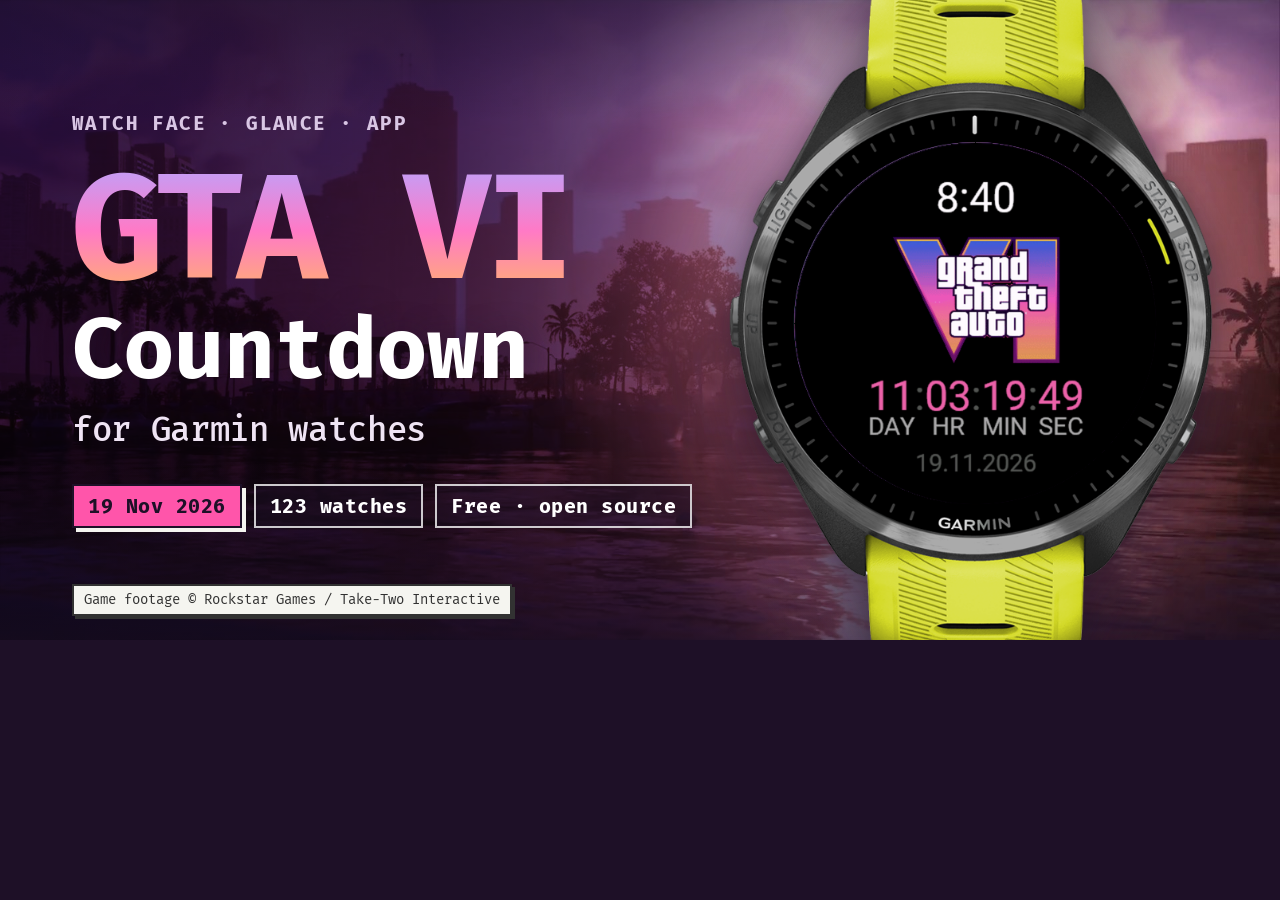
<file: .github/readme/src/hero.html>
<!doctype html>
<html lang="en">
<head>
<meta charset="utf-8">
<title>README hero</title>
<!-- 1280x640: README header and GitHub social preview. Rendered by render.sh. -->
<link rel="stylesheet" href="https://fonts.googleapis.com/css2?family=Fira+Mono:wght@400;500;700&display=swap">
<link rel="stylesheet" href="banner.css">
<style>
body { width: 1280px; height: 640px; }

/* The in-game sun sits at x = 69% of the frame; the watch stands in front of it. */
.photo { object-position: 50% 50%; }
.shade {
    background: linear-gradient(90deg,
        #34194A 0%,
        #45285A 34%,
        #6A4B82 50%,
        #C9B3D6 63%,
        #FFFFFF 76%);
}
.vignette {
    position: absolute;
    inset: 0;
    z-index: 1;
    background:
        linear-gradient(180deg, rgba(30, 16, 39, 0.5) 0, rgba(30, 16, 39, 0) 120px),
        linear-gradient(0deg, rgba(30, 16, 39, 0.6) 0, rgba(30, 16, 39, 0) 180px);
}

.copy { left: 72px; top: 0; bottom: 0; width: 640px; display: flex; flex-direction: column; justify-content: center; }
.copy .eyebrow { margin-bottom: 22px; font-size: 19px; }
h1 { font-weight: 700; line-height: 0.95; letter-spacing: -0.04em; }
h1 .big { display: block; font-size: 150px; letter-spacing: -0.05em; }
h1 .word { display: block; margin-top: 10px; font-size: 86px; color: #fff; text-shadow: 0 2px 28px rgba(30, 16, 39, 0.5); }
.sub { margin-top: 18px; font-size: 34px; font-weight: 500; color: var(--haze); letter-spacing: -0.01em; }

.chips { list-style: none; display: flex; gap: 12px; margin-top: 34px; }
.chips li {
    padding: 8px 14px;
    font-size: 20px;
    font-weight: 700;
    letter-spacing: 0.5px;
    color: #fff;
    border: 2px solid rgba(255, 255, 255, 0.78);
    background: rgba(30, 16, 39, 0.45);
}
.chips li.hot { color: var(--dusk); background: var(--pink); border-color: var(--dusk); box-shadow: 4px 4px 0 var(--cream); }

/* Warm bloom: the sun spills around the bezel. */
.bloom {
    position: absolute;
    z-index: 1;
    left: 915px;
    top: 300px;
    width: 760px;
    height: 760px;
    transform: translate(-50%, -50%);
    mix-blend-mode: screen;
    background: radial-gradient(closest-side,
        rgba(255, 196, 160, 0.55) 0,
        rgba(255, 128, 176, 0.22) 45%,
        rgba(255, 128, 176, 0) 100%);
}
.watch { left: 728px; top: -18px; width: 486px; }
.watch img {
    display: block;
    width: 100%;
    height: auto;
    filter:
        drop-shadow(0 34px 44px rgba(30, 16, 39, 0.6))
        drop-shadow(0 6px 12px rgba(30, 16, 39, 0.4));
}

.credit { left: 72px; bottom: 24px; font-size: 14px; }
</style>
</head>
<body>
<img class="photo" src="../../../landing/img/game/vice-sunset-1920.jpg" alt="">
<div class="shade"></div>
<div class="vignette"></div>
<div class="bloom"></div>

<div class="layer copy">
    <p class="eyebrow">Watch face · Glance · App</p>
    <h1><span class="big sunset-text">GTA VI</span><span class="word">Countdown</span></h1>
    <p class="sub">for Garmin watches</p>
    <ul class="chips">
        <li class="hot">19 Nov 2026</li>
        <li>123 watches</li>
        <li>Free · open source</li>
    </ul>
</div>

<div class="layer watch">
    <img src="../../../landing/img/watch-965-cutout.png" alt="">
</div>

<p class="credit">Game footage © Rockstar Games / Take-Two Interactive</p>
</body>
</html>
</file>
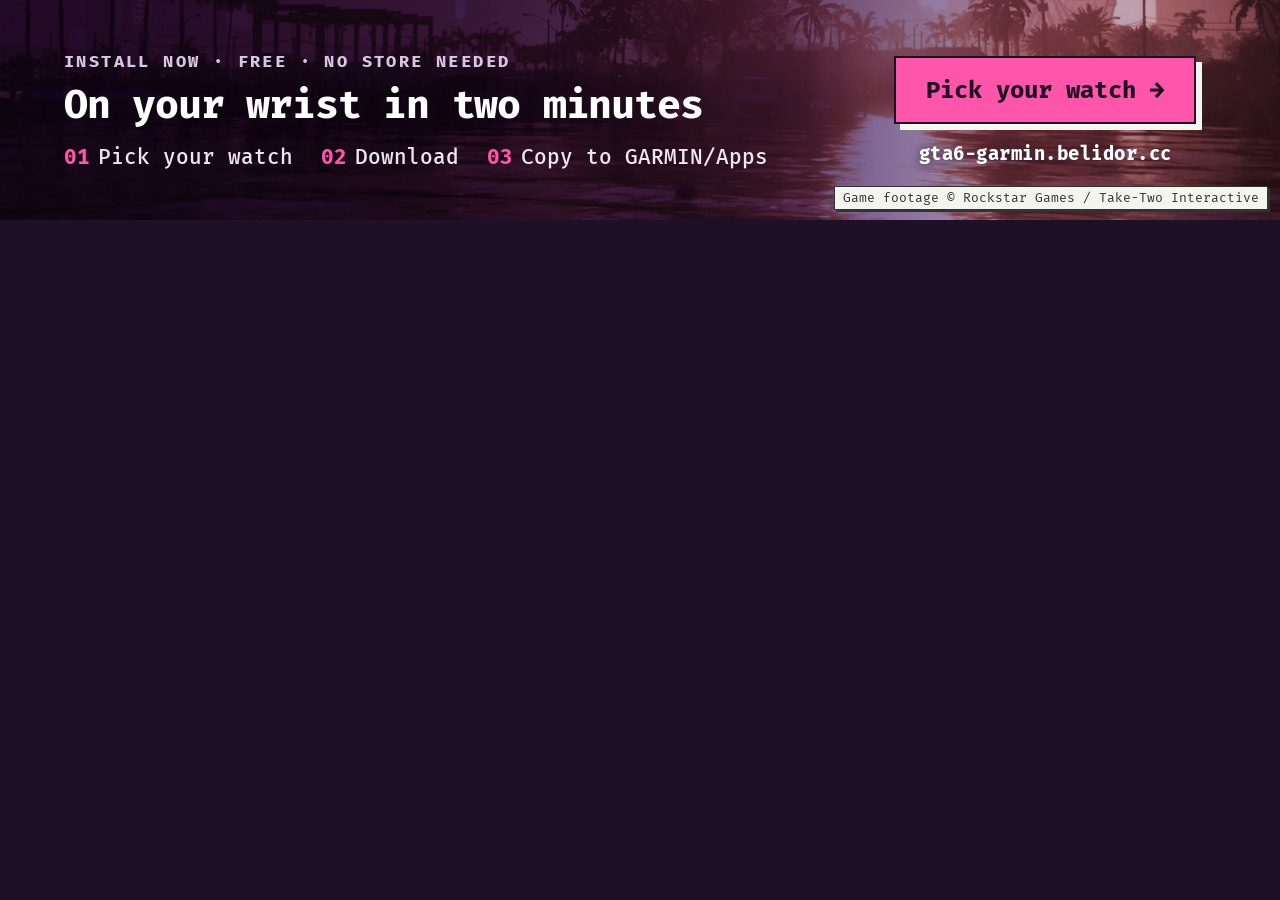
<file: .github/readme/src/install.html>
<!doctype html>
<html lang="en">
<head>
<meta charset="utf-8">
<title>README: install</title>
<!-- 1280x220: slim call to action that links to the install section of the site. Rendered by render.sh. -->
<link rel="stylesheet" href="https://fonts.googleapis.com/css2?family=Fira+Mono:wght@400;500;700&display=swap">
<link rel="stylesheet" href="banner.css">
<style>
body { width: 1280px; height: 220px; }

/* The sun on the water, lower right of the frame. */
.photo { object-position: 50% 78%; }
.shade {
    background: linear-gradient(90deg,
        #34194A 0%,
        #45285A 38%,
        #7A5A94 62%,
        #D9C6E4 82%,
        #FFFFFF 100%);
}
.dim { position: absolute; inset: 0; z-index: 1; background: rgba(30, 16, 39, 0.18); }

.copy { left: 64px; top: 0; bottom: 0; display: flex; flex-direction: column; justify-content: center; }
.copy .eyebrow { margin-bottom: 12px; }
.copy h2 { font-size: 40px; font-weight: 700; letter-spacing: -0.03em; line-height: 1.05; text-shadow: 0 2px 20px rgba(30, 16, 39, 0.5); }
.steps { list-style: none; display: flex; gap: 28px; margin-top: 18px; font-size: 21px; font-weight: 500; color: var(--haze); }
.steps b { color: var(--pink); margin-right: 8px; }

.cta { right: 84px; top: 0; bottom: 0; display: flex; flex-direction: column; align-items: center; justify-content: center; }
.btn {
    padding: 18px 30px;
    font-size: 24px;
    font-weight: 700;
    color: var(--dusk);
    background: var(--pink);
    border: 2px solid var(--dusk);
    box-shadow: 6px 6px 0 var(--cream);
}
.url { margin-top: 18px; font-size: 19px; font-weight: 700; letter-spacing: 0.5px; color: #fff; text-shadow: 0 1px 10px rgba(30, 16, 39, 0.8); }

.credit { right: 12px; bottom: 10px; padding: 2px 8px; font-size: 13px; border-width: 1px; box-shadow: 2px 2px 0 var(--ink); }
</style>
</head>
<body>
<img class="photo" src="../../../landing/img/game/vice-sunset-1920.jpg" alt="">
<div class="shade"></div>
<div class="dim"></div>

<div class="layer copy">
    <p class="eyebrow">Install now · free · no store needed</p>
    <h2>On your wrist in two minutes</h2>
    <ol class="steps">
        <li><b>01</b>Pick your watch</li>
        <li><b>02</b>Download</li>
        <li><b>03</b>Copy to GARMIN/Apps</li>
    </ol>
</div>

<div class="layer cta">
    <span class="btn">Pick your watch →</span>
    <span class="url">gta6-garmin.belidor.cc</span>
</div>

<p class="credit">Game footage © Rockstar Games / Take-Two Interactive</p>
</body>
</html>
</file>
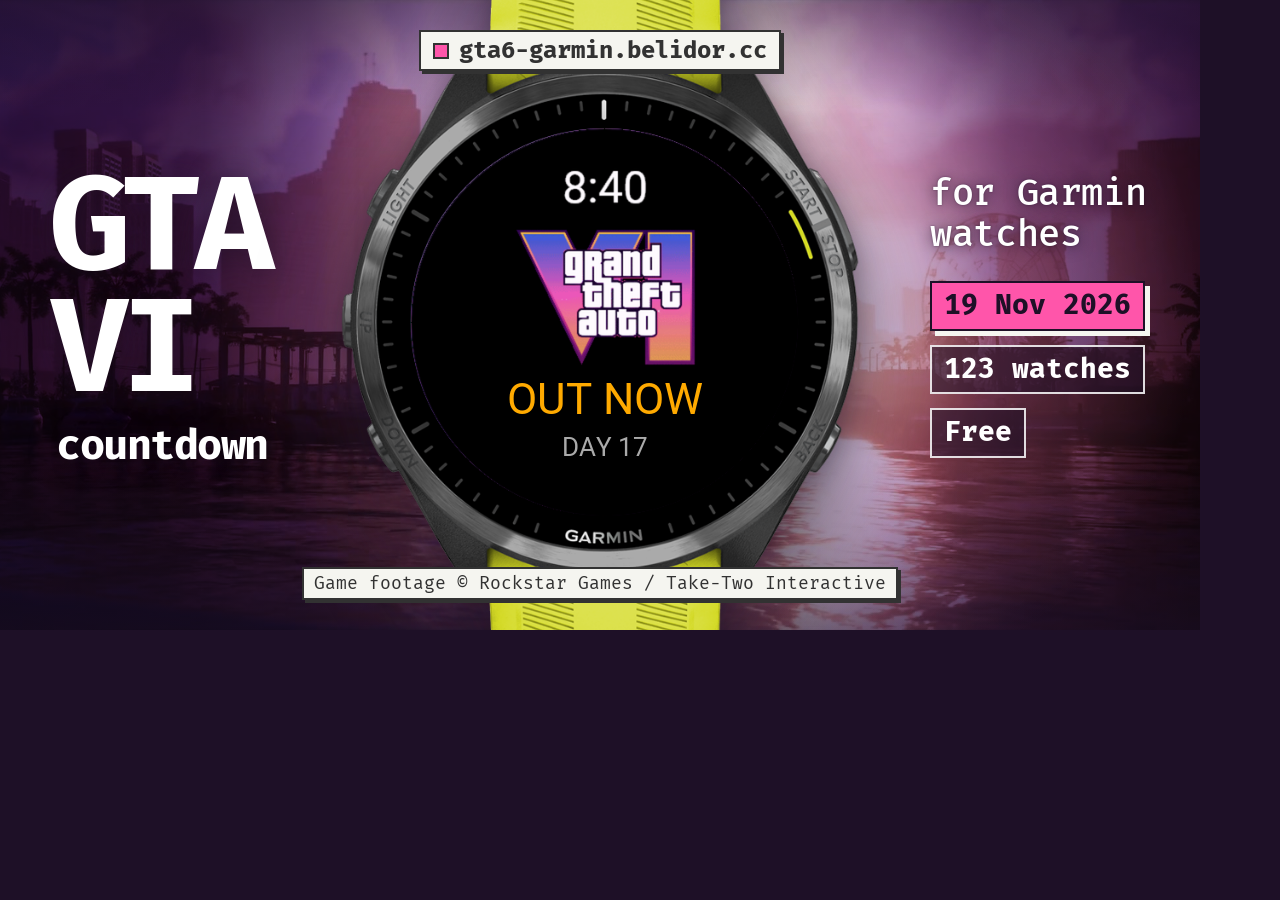
<file: .github/readme/src/og.html>
<!doctype html>
<html lang="en">
<head>
<meta charset="utf-8">
<title>Link preview</title>
<!-- 1200x630: the og:image of gta6-garmin.belidor.cc (X uses it too), in the look of the landing hero.
     Messengers show it 400-600 px wide, so the type is big and short.

     Layout: three columns, so every common crop keeps whole words and the whole watch.
       x 50..270     headline "GTA VI countdown", white Fira Mono like the site hero
       x 307..893    the watch (case x 342..858); the domain label above it, the credit label below it
       x 930..1150   "for Garmin watches" and the chips
     A centred square crop (x 285..915: the small WhatsApp, Telegram and Messenger thumbnails) shows
     the whole watch and both labels. A 2:1 crop (X) cuts 15 px from the top and the bottom; the
     labels end at y 30 and y 603. No text crosses x = 285 or x = 915.

     The watch screen: the photo froze it at 20:40 on 7 November. Like the site hero, a black patch
     hides the old countdown and Roboto text shows the countdown at render time. On or after
     19 November it shows OUT NOW and the day number. Add ?now=2026-11-12T18:00 to the URL to pin a time.

     Render (run from this folder; Chrome can hang after the screenshot, so wait for the file and stop it):
       CHROME="/Applications/Google Chrome.app/Contents/MacOS/Google Chrome"
       TMP="$(mktemp -d)"
       "$CHROME" --headless=new --hide-scrollbars --no-first-run --user-data-dir="$TMP/profile" \
           --virtual-time-budget=6000 --force-device-scale-factor=2 --window-size=1200,630 \
           --screenshot="$TMP/og@2x.png" "file://$PWD/og.html" >/dev/null 2>&1 &
       until [ -s "$TMP/og@2x.png" ]; do sleep 0.25; done; sleep 0.5
       pkill -f "user-data-dir=$TMP/profile"
       ffmpeg -v error -y -i "$TMP/og@2x.png" -vf scale=1200:630:flags=lanczos -pix_fmt rgb24 "$TMP/og.ppm"
       cjpeg -quality 88 -sample 1x1 -optimize -progressive "$TMP/og.ppm" > ../../../landing/img/og-v2.jpg
       rm -rf "$TMP"
     The virtual time budget gives Google Fonts time to load: without it, Chrome can take the
     screenshot in a fallback font.
     JPEG, not PNG: a lossless PNG of the photo is about 630 KB, and a 256-colour PNG shows grain
     in the sky. JPEG q88 with 4:4:4 chroma keeps the pink text edges clean at about 150 KB. -->
<link rel="stylesheet" href="https://fonts.googleapis.com/css2?family=Fira+Mono:wght@400;500;700&family=Roboto:wght@400&display=swap">
<link rel="stylesheet" href="banner.css">
<style>
body { width: 1200px; height: 630px; }

/* The frame is 2:1, the card 1.91:1: cover crops 30 px of width. The in-game sun (x = 69%) lands
   at about x = 840, behind the right side of the watch, so it glows around the bezel. The shade is
   dark behind both text columns and clear behind the watch, where the sky is brightest. */
.photo { object-position: 50% 50%; }
.shade {
    background: linear-gradient(90deg,
        #3A1F4E 0%,
        #45285A 17%,
        #7A5A92 26%,
        #E9DDEE 36%,
        #FFFFFF 46%,
        #FFFFFF 64%,
        #C4A9D2 74%,
        #6E4F86 84%,
        #4A2C5E 100%);
}
.vignette {
    position: absolute;
    inset: 0;
    z-index: 1;
    background:
        linear-gradient(180deg, rgba(30, 16, 39, 0.5) 0, rgba(30, 16, 39, 0) 110px),
        linear-gradient(0deg, rgba(30, 16, 39, 0.62) 0, rgba(30, 16, 39, 0) 170px);
}
/* Warm bloom: the sun spills around the bezel. */
.bloom {
    position: absolute;
    z-index: 1;
    left: 820px;
    top: 310px;
    width: 760px;
    height: 760px;
    transform: translate(-50%, -50%);
    mix-blend-mode: screen;
    background: radial-gradient(closest-side,
        rgba(255, 196, 160, 0.55) 0,
        rgba(255, 128, 176, 0.22) 45%,
        rgba(255, 128, 176, 0) 100%);
}

/* Left column: the headline, white Fira Mono like the site hero ("GTA VI countdown on your wrist"). */
.headline {
    left: 56px;
    top: 0;
    bottom: 0;
    width: 214px;
    display: flex;
    flex-direction: column;
    justify-content: center;
}
h1 {
    font-weight: 700;
    line-height: 0.92;
    color: #fff;
    text-shadow: 0 2px 28px rgba(30, 16, 39, 0.55);
}
h1 .big { display: block; font-size: 132px; letter-spacing: -0.05em; margin-left: -6px; }
h1 .word { display: block; margin-top: 18px; font-size: 42px; letter-spacing: -0.035em; }

/* Right column: what it runs on, the date and the facts. */
.facts {
    left: 930px;
    top: 0;
    bottom: 0;
    width: 230px;
    display: flex;
    flex-direction: column;
    justify-content: center;
}
.sub {
    font-size: 37px;
    font-weight: 500;
    line-height: 1.12;
    letter-spacing: -0.01em;
    color: #fff;
    text-shadow: 0 1px 14px rgba(30, 16, 39, 0.7), 0 0 2px rgba(30, 16, 39, 0.5);
}
.chips {
    list-style: none;
    display: flex;
    flex-direction: column;
    align-items: flex-start;
    gap: 14px;
    margin-top: 26px;
}
.chips li {
    padding: 7px 12px 8px;
    font-size: 28px;
    font-weight: 700;
    line-height: 1.1;
    color: #fff;
    border: 2px solid rgba(255, 255, 255, 0.85);
    background: rgba(30, 16, 39, 0.55);
}
.chips li.hot {
    color: var(--dusk);
    background: var(--pink);
    border-color: var(--dusk);
    box-shadow: 5px 5px 0 var(--cream);
}

/* Centre column: 610x848 cut-out at 520 px wide = 723 px tall. The case (x 342..858) stays inside
   the centre square; the strap runs off the top and bottom edges. */
.watch { left: 340px; top: -43px; width: 520px; container-type: inline-size; }
.watch img {
    display: block;
    width: 100%;
    height: auto;
    filter:
        drop-shadow(0 34px 44px rgba(30, 16, 39, 0.6))
        drop-shadow(0 6px 12px rgba(30, 16, 39, 0.4));
}
/* A light 2x5 px fleck in the cut-out where the left lug meets the strap (photo x 173..174,
   y 739..743): paint it in the strap edge colours. */
.watch .fleck {
    position: absolute;
    left: 28.36%;
    top: 87.15%;
    width: 0.33%;
    height: 0.55%;
    background: linear-gradient(90deg, #3C3E0B, #989C1A);
}

/* Live countdown on the watch screen. Same geometry as .face-live in landing/home.css. */
.face {
    --mid: 0.49em;
    position: absolute;
    inset: 0;
    font: 400 8.54cqw/1 Roboto, 'Helvetica Neue', Arial, sans-serif;
    font-kerning: none;
    font-variant-numeric: tabular-nums;
    letter-spacing: 0;
    white-space: nowrap;
    -webkit-font-smoothing: antialiased;
}
.face[hidden] { display: none; }
.face-patch { position: absolute; background: #000; }
.face-patch-count { left: 27.21%; top: 57.55%; width: 47.54%; height: 10.61%; }   /* x 166-456, y 488-578 */
.face-patch-date { left: 37.21%; top: 68.16%; width: 27.87%; height: 5.43%; }     /* x 227-397, y 578-624 */
.face-screen { position: absolute; left: 13.77%; top: 23.7%; width: 74.43%; height: 53.54%; }
.face-screen > span { position: absolute; left: 0; right: 0; text-align: center; }
.face-count,
.face-out { top: calc(69.96% - var(--mid)); }
.face-count { color: #FF55AA; }
.face-colon { color: #555555; }
.face-out { color: #FFAA00; }
.face-day { top: calc(82.27% - var(--mid)); font-size: 5.07cqw; color: #AAAAAA; }
.face-pair { position: relative; display: inline-block; }
.face-label {
    position: absolute;
    left: 50%;
    top: calc(0.49 * 8.54cqw + 6.39cqw - var(--mid));
    transform: translateX(-50%);
    font-size: 5.07cqw;
    color: #AAAAAA;
}
.face-patch-date,
.face-screen > .face-out,
.face-screen > .face-day,
.is-out .face-screen > .face-count { display: none; }
.is-out .face-patch-date,
.is-out .face-screen > .face-out,
.is-out .face-screen > .face-day { display: block; }

/* Cream labels on the strap: the domain above the watch, the footage credit below it.
   (Not .tag: banner.css gives .tag a 1.8 px letter-spacing.) */
.label {
    position: absolute;
    z-index: 3;
    left: 50%;
    transform: translateX(-50%);
    white-space: nowrap;
    color: var(--ink);
    background: var(--cream);
    border: 2px solid var(--ink);
    box-shadow: 3px 3px 0 var(--ink);
    line-height: 1.3;
}
.domain {
    top: 30px;
    display: flex;
    align-items: center;
    gap: 10px;
    padding: 3px 12px;
    font-size: 24px;
    font-weight: 700;
}
.domain::before {
    content: '';
    width: 12px;
    height: 12px;
    background: var(--pink);
    border: 2px solid var(--ink);
}
/* 18 px: about 6 px tall in a 400 px preview, 9 px at 600 px, full size when the image is opened. */
.credit { bottom: 30px; padding: 3px 10px; font-size: 18px; }
</style>
</head>
<body>
<img class="photo" src="../../../landing/img/game/vice-sunset-1920.jpg" alt="">
<div class="shade"></div>
<div class="vignette"></div>
<div class="bloom"></div>

<div class="layer headline">
    <h1><span class="big">GTA<br>VI</span><span class="word">countdown</span></h1>
</div>

<div class="layer watch">
    <img src="../../../landing/img/watch-965-cutout.png" alt="">
    <span class="fleck"></span>
    <div class="face" id="face" hidden>
        <span class="face-patch face-patch-count"></span>
        <span class="face-patch face-patch-date"></span>
        <div class="face-screen">
            <span class="face-count"><span class="face-pair"><span data-face="d">11</span><span class="face-label">DAY</span></span><span class="face-colon">:</span><span class="face-pair"><span data-face="h">03</span><span class="face-label">HR</span></span><span class="face-colon">:</span><span class="face-pair"><span data-face="m">19</span><span class="face-label">MIN</span></span><span class="face-colon">:</span><span class="face-pair"><span data-face="s">49</span><span class="face-label">SEC</span></span></span>
            <span class="face-out">OUT NOW</span>
            <span class="face-day" data-face="day">DAY 1</span>
        </div>
    </div>
</div>

<div class="layer facts">
    <p class="sub">for Garmin watches</p>
    <ul class="chips">
        <li class="hot">19 Nov 2026</li>
        <li>123 watches</li>
        <li>Free</li>
    </ul>
</div>

<p class="label domain">gta6-garmin.belidor.cc</p>
<p class="label credit">Game footage © Rockstar Games / Take-Two Interactive</p>

<script>
// Same rule as the watch and the site: 19 November 2026, 00:00 local time.
const RELEASE = new Date(2026, 10, 19, 0, 0, 0);
const pinned = new URLSearchParams(location.search).get('now');
const now = pinned ? new Date(pinned) : new Date();
const face = document.getElementById('face');
const part = (key) => face.querySelector('[data-face="' + key + '"]');
const pad = (n) => String(n).padStart(2, '0');

let s = Math.floor((RELEASE - now) / 1000);
if (s <= 0) {
    face.classList.add('is-out');
    part('day').textContent = 'DAY ' + (Math.floor(-s / 86400) + 1);
} else {
    const d = Math.floor(s / 86400); s %= 86400;
    const h = Math.floor(s / 3600); s %= 3600;
    const m = Math.floor(s / 60); s %= 60;
    part('d').textContent = pad(d);
    part('h').textContent = pad(h);
    part('m').textContent = pad(m);
    part('s').textContent = pad(s);
}
// Show the live screen only in Roboto. If the font fails, the photo keeps its own frozen screen.
document.fonts.load('1em Roboto', '0123456789:').then((fonts) => {
    if (fonts.length) face.hidden = false;
});
</script>
</body>
</html>
</file>
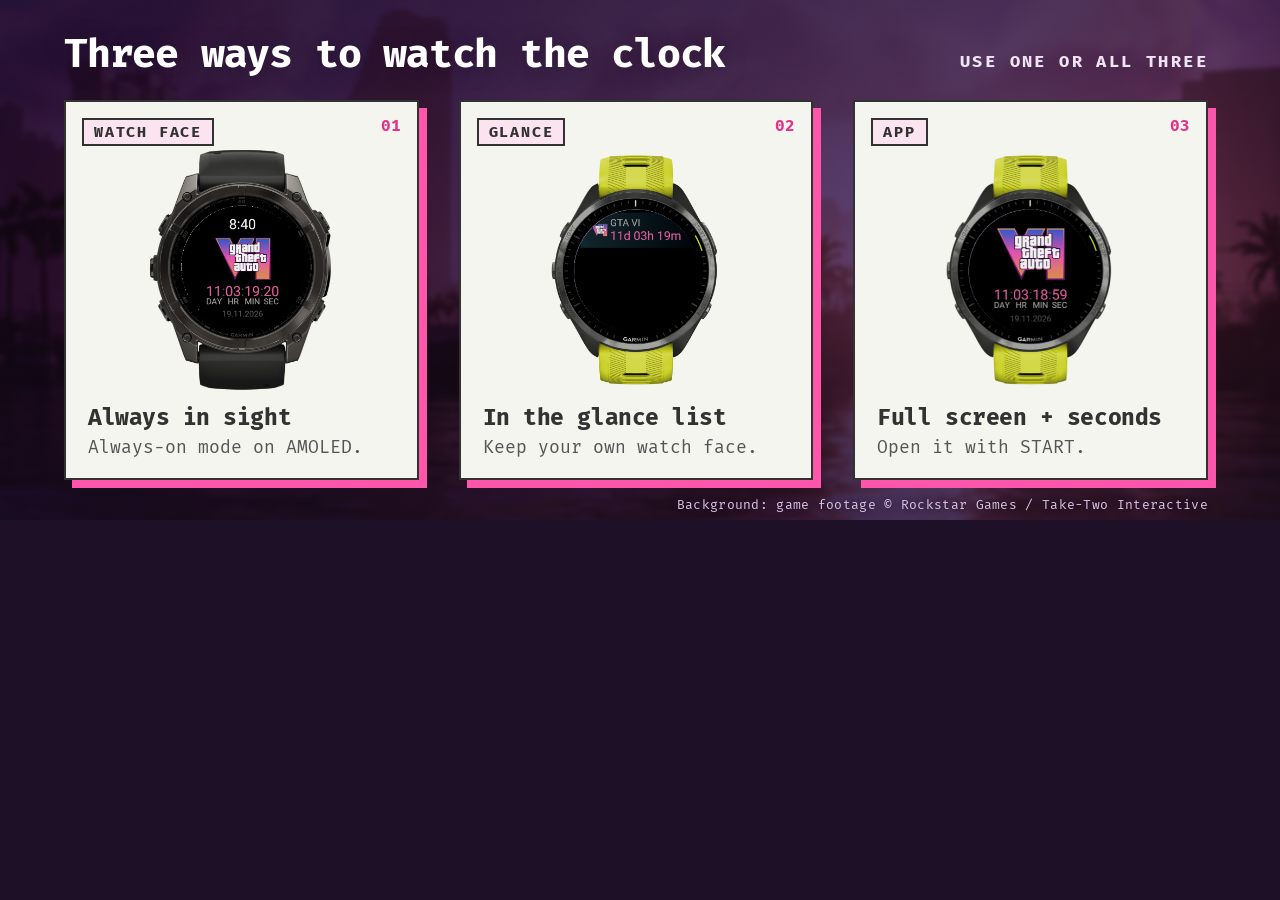
<file: .github/readme/src/three-ways.html>
<!doctype html>
<html lang="en">
<head>
<meta charset="utf-8">
<title>README: three ways</title>
<!-- 1280x520: watch face, glance and app. Rendered by render.sh. -->
<link rel="stylesheet" href="https://fonts.googleapis.com/css2?family=Fira+Mono:wght@400;500;700&display=swap">
<link rel="stylesheet" href="banner.css">
<style>
body { width: 1280px; height: 520px; }

.photo { object-position: 50% 55%; filter: blur(2px); transform: scale(1.03); }
.shade { background: linear-gradient(90deg, #3B1F4E 0%, #55386C 50%, #8E6DA8 100%); }
.dim { position: absolute; inset: 0; z-index: 1; background: linear-gradient(180deg, rgba(30, 16, 39, 0.45) 0, rgba(30, 16, 39, 0.15) 50%, rgba(30, 16, 39, 0.5) 100%); }

.head { left: 64px; right: 72px; top: 30px; display: flex; align-items: baseline; justify-content: space-between; }
.head h2 { font-size: 40px; font-weight: 700; letter-spacing: -0.03em; text-shadow: 0 2px 20px rgba(30, 16, 39, 0.5); }
.head .eyebrow { color: var(--haze); }

.cards { left: 64px; right: 72px; top: 100px; bottom: 40px; display: grid; grid-template-columns: repeat(3, minmax(0, 1fr)); gap: 40px; }
.card { position: relative; display: flex; flex-direction: column; padding: 14px 22px 18px; }
.card .pic { position: relative; flex: 1; min-height: 0; margin-top: 30px; }
.card .pic img { position: absolute; inset: 0; width: 100%; height: 100%; object-fit: contain; }
.card .tag { position: absolute; left: 16px; top: 16px; font-size: 15px; }
.card .num { position: absolute; right: 16px; top: 14px; font-size: 16px; font-weight: 700; color: var(--pink-deep); }
.card h3 { margin-top: 10px; font-size: 23px; line-height: 1.15; letter-spacing: -0.02em; }
.card p { margin-top: 4px; font-size: 18px; line-height: 1.4; color: #555; }
</style>
</head>
<body>
<img class="photo" src="../../../landing/img/game/vice-sunset-1920.jpg" alt="">
<div class="shade"></div>
<div class="dim"></div>

<div class="layer head">
    <h2>Three ways to watch the clock</h2>
    <p class="eyebrow">Use one or all three</p>
</div>

<div class="layer cards">
    <article class="card">
        <span class="num">01</span>
        <div class="pic"><img src="../../../landing/img/card-face.png" alt=""></div>
        <div>
            <span class="tag">WATCH FACE</span>
            <h3>Always in sight</h3>
            <p>Always-on mode on AMOLED.</p>
        </div>
    </article>
    <article class="card">
        <span class="num">02</span>
        <div class="pic"><img src="../../../landing/img/card-glance.png" alt=""></div>
        <div>
            <span class="tag">GLANCE</span>
            <h3>In the glance list</h3>
            <p>Keep your own watch face.</p>
        </div>
    </article>
    <article class="card">
        <span class="num">03</span>
        <div class="pic"><img src="../../../landing/img/card-app.png" alt=""></div>
        <div>
            <span class="tag">APP</span>
            <h3>Full screen + seconds</h3>
            <p>Open it with START.</p>
        </div>
    </article>
</div>
<p class="credit-line">Background: game footage © Rockstar Games / Take-Two Interactive</p>
</body>
</html>
</file>
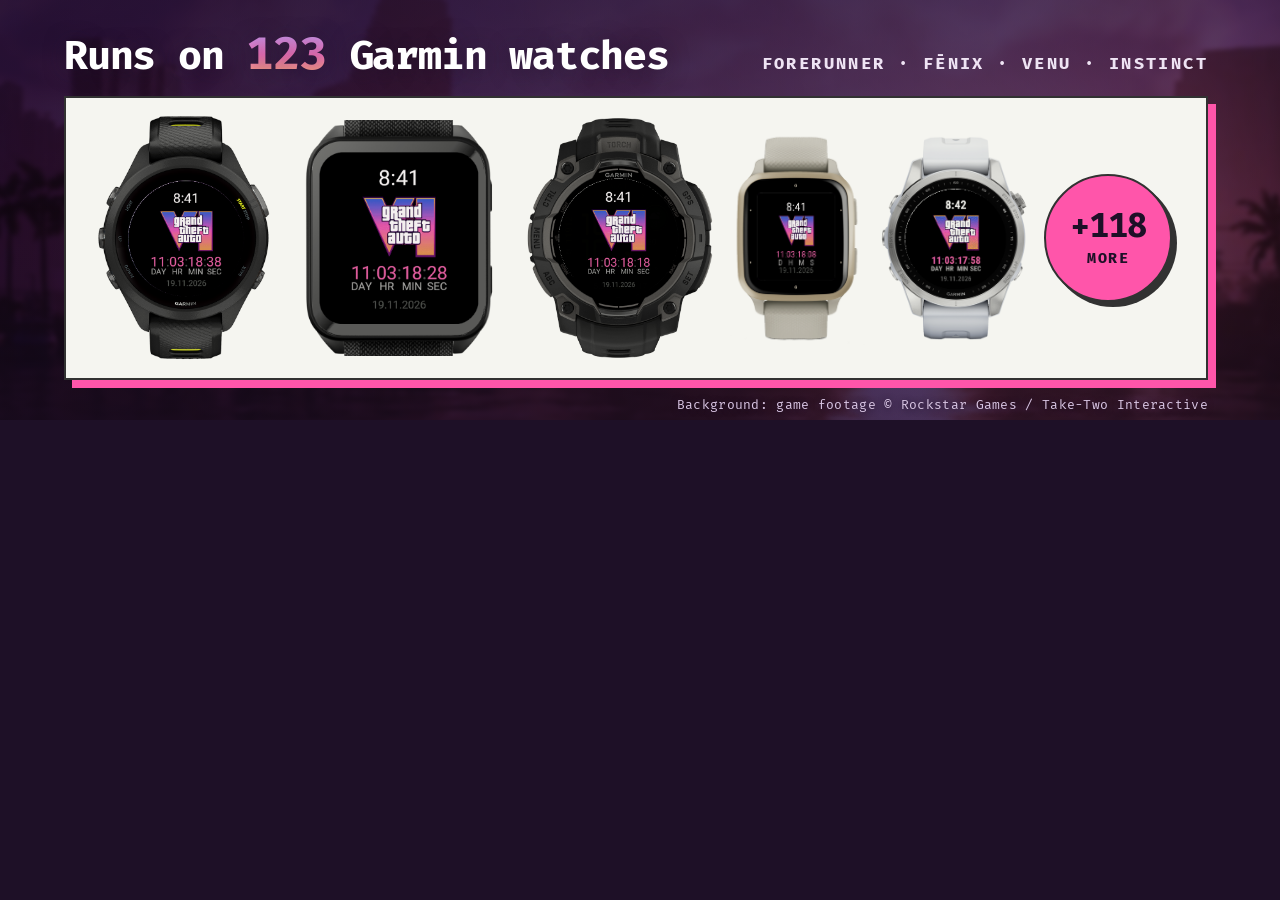
<file: .github/readme/src/watches.html>
<!doctype html>
<html lang="en">
<head>
<meta charset="utf-8">
<title>README: watches</title>
<!-- 1280x420: supported watches. Rendered by render.sh. -->
<link rel="stylesheet" href="https://fonts.googleapis.com/css2?family=Fira+Mono:wght@400;500;700&display=swap">
<link rel="stylesheet" href="banner.css">
<style>
body { width: 1280px; height: 420px; }

.photo { object-position: 50% 40%; filter: blur(2px); transform: scale(1.03); }
.shade { background: linear-gradient(90deg, #3B1F4E 0%, #55386C 50%, #8E6DA8 100%); }
.dim { position: absolute; inset: 0; z-index: 1; background: linear-gradient(180deg, rgba(30, 16, 39, 0.45) 0, rgba(30, 16, 39, 0.15) 50%, rgba(30, 16, 39, 0.5) 100%); }

.head { left: 64px; right: 72px; top: 26px; display: flex; align-items: baseline; justify-content: space-between; }
.head h2 { font-size: 40px; font-weight: 700; letter-spacing: -0.03em; text-shadow: 0 2px 20px rgba(30, 16, 39, 0.5); }
.head h2 b { font-size: 46px; }
.head h2, .head .eyebrow { white-space: nowrap; }
.head .eyebrow { color: var(--haze); }

.shelf {
    left: 64px; right: 72px; top: 96px; bottom: 40px;
    display: flex; align-items: center; justify-content: space-between;
    padding: 14px 34px 14px 26px;
}
.shelf img { height: 252px; width: auto; }
.shelf img.mid { height: 236px; }
.shelf img.small { height: 214px; }
.more {
    flex: none;
    display: flex; flex-direction: column; align-items: center; justify-content: center;
    width: 128px; height: 128px;
    border: 2px solid var(--ink);
    border-radius: 50%;
    background: var(--pink);
    color: var(--dusk);
    box-shadow: 5px 5px 0 var(--ink);
}
.more b { font-size: 34px; line-height: 1; letter-spacing: -0.03em; }
.more span { margin-top: 6px; font-size: 15px; font-weight: 700; letter-spacing: 1.5px; }
</style>
</head>
<body>
<img class="photo" src="../../../landing/img/game/vice-sunset-1920.jpg" alt="">
<div class="shade"></div>
<div class="dim"></div>

<div class="layer head">
    <h2>Runs on <b class="sunset-text">123</b> Garmin watches</h2>
    <p class="eyebrow">Forerunner · fēnix · Venu · Instinct</p>
</div>

<div class="layer card shelf">
    <img src="../../../landing/img/model-1.png" alt="">
    <img class="mid" src="../../../landing/img/model-2.png" alt="">
    <img src="../../../landing/img/model-3.png" alt="">
    <img class="small" src="../../../landing/img/model-4.png" alt="">
    <img class="small" src="../../../landing/img/model-5.png" alt="">
    <div class="more"><b>+118</b><span>MORE</span></div>
</div>
<p class="credit-line">Background: game footage © Rockstar Games / Take-Two Interactive</p>
</body>
</html>
</file>
<file: landing/fonts/fonts.css>
/* Self-hosted fonts: no request to Google. Files, subsets and unicode ranges come from
   the Google Fonts CSS API (css2), 8 November 2026. Licence: SIL OFL 1.1, see OFL.txt.
   Only latin and latin-ext; other scripts fall back to the next font in the stack. */

/* Fira Mono 400, latin-ext */
@font-face {
  font-family: 'Fira Mono';
  font-style: normal;
  font-weight: 400;
  font-display: swap;
  src: url('fira-mono-400-latin-ext.woff2') format('woff2');
  unicode-range: U+0100-02BA, U+02BD-02C5, U+02C7-02CC, U+02CE-02D7, U+02DD-02FF, U+0304, U+0308, U+0329, U+1D00-1DBF, U+1E00-1E9F, U+1EF2-1EFF, U+2020, U+20A0-20AB, U+20AD-20C4, U+2113, U+2C60-2C7F, U+A720-A7FF;
}

/* Fira Mono 400, latin */
@font-face {
  font-family: 'Fira Mono';
  font-style: normal;
  font-weight: 400;
  font-display: swap;
  src: url('fira-mono-400-latin.woff2') format('woff2');
  unicode-range: U+0000-00FF, U+0131, U+0152-0153, U+02BB-02BC, U+02C6, U+02DA, U+02DC, U+0304, U+0308, U+0329, U+2000-206F, U+20AC, U+2122, U+2191, U+2193, U+2212, U+2215, U+FEFF, U+FFFD;
}

/* Fira Mono 500, latin-ext */
@font-face {
  font-family: 'Fira Mono';
  font-style: normal;
  font-weight: 500;
  font-display: swap;
  src: url('fira-mono-500-latin-ext.woff2') format('woff2');
  unicode-range: U+0100-02BA, U+02BD-02C5, U+02C7-02CC, U+02CE-02D7, U+02DD-02FF, U+0304, U+0308, U+0329, U+1D00-1DBF, U+1E00-1E9F, U+1EF2-1EFF, U+2020, U+20A0-20AB, U+20AD-20C4, U+2113, U+2C60-2C7F, U+A720-A7FF;
}

/* Fira Mono 500, latin */
@font-face {
  font-family: 'Fira Mono';
  font-style: normal;
  font-weight: 500;
  font-display: swap;
  src: url('fira-mono-500-latin.woff2') format('woff2');
  unicode-range: U+0000-00FF, U+0131, U+0152-0153, U+02BB-02BC, U+02C6, U+02DA, U+02DC, U+0304, U+0308, U+0329, U+2000-206F, U+20AC, U+2122, U+2191, U+2193, U+2212, U+2215, U+FEFF, U+FFFD;
}

/* Fira Mono 700, latin-ext */
@font-face {
  font-family: 'Fira Mono';
  font-style: normal;
  font-weight: 700;
  font-display: swap;
  src: url('fira-mono-700-latin-ext.woff2') format('woff2');
  unicode-range: U+0100-02BA, U+02BD-02C5, U+02C7-02CC, U+02CE-02D7, U+02DD-02FF, U+0304, U+0308, U+0329, U+1D00-1DBF, U+1E00-1E9F, U+1EF2-1EFF, U+2020, U+20A0-20AB, U+20AD-20C4, U+2113, U+2C60-2C7F, U+A720-A7FF;
}

/* Fira Mono 700, latin */
@font-face {
  font-family: 'Fira Mono';
  font-style: normal;
  font-weight: 700;
  font-display: swap;
  src: url('fira-mono-700-latin.woff2') format('woff2');
  unicode-range: U+0000-00FF, U+0131, U+0152-0153, U+02BB-02BC, U+02C6, U+02DA, U+02DC, U+0304, U+0308, U+0329, U+2000-206F, U+20AC, U+2122, U+2191, U+2193, U+2212, U+2215, U+FEFF, U+FFFD;
}

/* Roboto 400, latin-ext */
@font-face {
  font-family: 'Roboto';
  font-style: normal;
  font-weight: 400;
  font-stretch: 100%;
  font-display: swap;
  src: url('roboto-400-latin-ext.woff2') format('woff2');
  unicode-range: U+0100-02BA, U+02BD-02C5, U+02C7-02CC, U+02CE-02D7, U+02DD-02FF, U+0304, U+0308, U+0329, U+1D00-1DBF, U+1E00-1E9F, U+1EF2-1EFF, U+2020, U+20A0-20AB, U+20AD-20C4, U+2113, U+2C60-2C7F, U+A720-A7FF;
}

/* Roboto 400, latin */
@font-face {
  font-family: 'Roboto';
  font-style: normal;
  font-weight: 400;
  font-stretch: 100%;
  font-display: swap;
  src: url('roboto-400-latin.woff2') format('woff2');
  unicode-range: U+0000-00FF, U+0131, U+0152-0153, U+02BB-02BC, U+02C6, U+02DA, U+02DC, U+0304, U+0308, U+0329, U+2000-206F, U+20AC, U+2122, U+2191, U+2193, U+2212, U+2215, U+FEFF, U+FFFD;
}
</file>
<file: landing/style.css>
:root {
    --bg: #F5F5F0;
    --fg: #323232;
    --surface: #E8E8E0;
    --accent: #FBE4EF;
    --border: #AAAAAA;
    --muted: #666666;
    --pink: #E0338A;
    --pink-screen: #FF55AA;
    --orange: #FFAA00;
    --screen: #0B0B0B;
    --mono: 'Fira Mono', ui-monospace, 'Courier New', monospace;
}

* { box-sizing: border-box; }

html { -webkit-text-size-adjust: 100%; }

body {
    margin: 0;
    background: var(--bg);
    color: var(--fg);
    font-family: var(--mono);
    font-size: 16px;
    line-height: 1.65;
}

a { color: inherit; }

code, pre { font-family: var(--mono); }

.wrap {
    max-width: 1080px;
    margin: 0 auto;
    padding: 0 16px;
}

/* Header */
.top {
    border-bottom: 2px solid var(--border);
}
.top .wrap {
    display: flex;
    align-items: center;
    justify-content: space-between;
    height: 76px;
}
.brand {
    display: flex;
    align-items: center;
    gap: 14px;
    text-decoration: none;
    font-weight: 700;
    letter-spacing: 1.5px;
    font-size: 14px;
}
.brand img { width: 36px; height: 36px; border-radius: 50%; background: var(--screen); }

/* Section scaffolding */
section { padding: 88px 0; }
section + section { border-top: 2px solid var(--border); }
.eyebrow {
    margin: 0 0 18px;
    font-size: 12px;
    font-weight: 700;
    letter-spacing: 1.44px;
    color: var(--muted);
    text-transform: uppercase;
}
h1 {
    margin: 0 0 26px;
    font-size: clamp(38px, 6vw, 56px);
    line-height: 1.1;
    letter-spacing: -1.4px;
    font-weight: 700;
}
h2 {
    margin: 0 0 36px;
    font-size: clamp(28px, 4vw, 36px);
    line-height: 1.15;
    letter-spacing: -0.72px;
    font-weight: 700;
}
h3 { margin: 0 0 8px; font-size: 17px; font-weight: 700; }
.lead { margin: 0 0 32px; font-size: 18px; max-width: 34ch; }
.muted { color: var(--muted); }

/* Hero */
.hero .wrap {
    display: grid;
    grid-template-columns: minmax(0, 1.1fr) minmax(0, 0.9fr);
    gap: 40px;
    align-items: center;
}
.hero-watch { display: flex; justify-content: center; }
.hero-watch img { width: min(100%, 430px); height: auto; mix-blend-mode: multiply; }

.buttons { display: flex; flex-wrap: wrap; gap: 18px; margin-bottom: 44px; }
.btn {
    display: inline-block;
    padding: 14px 26px;
    font: 500 18px/1 var(--mono);
    text-decoration: none;
    border: 2px solid var(--fg);
    border-radius: 2px;
    box-shadow: 6px 6px 0 var(--fg);
    transition: transform 0.08s, box-shadow 0.08s;
}
.btn:hover { transform: translate(2px, 2px); box-shadow: 4px 4px 0 var(--fg); }
.btn:active { transform: translate(6px, 6px); box-shadow: 0 0 0 var(--fg); }
.btn-dark { background: var(--fg); color: var(--bg); }
.btn-light { background: var(--bg); color: var(--muted); border-color: var(--border); box-shadow: 6px 6px 0 var(--border); }
.btn-light:hover { box-shadow: 4px 4px 0 var(--border); }

.stats { display: flex; flex-wrap: wrap; gap: 40px; }
.stat b { display: block; font-size: 40px; line-height: 1.1; letter-spacing: -1px; }
.stat span { font-size: 11px; font-weight: 700; letter-spacing: 1.4px; color: var(--muted); text-transform: uppercase; }

/* Live countdown */
.live {
    border: 2px solid var(--fg);
    box-shadow: 8px 8px 0 var(--fg);
    background: var(--screen);
    color: #fff;
    padding: 34px 24px 26px;
    text-align: center;
}
.live .eyebrow { color: #9a9a9a; margin-bottom: 10px; }
.digits {
    display: flex;
    justify-content: center;
    align-items: flex-start;
    gap: clamp(4px, 1.5vw, 14px);
    font-weight: 500;
}
.digits .unit { display: flex; flex-direction: column; align-items: center; }
.digits .num {
    font-size: clamp(44px, 11vw, 120px);
    line-height: 1;
    color: var(--pink-screen);
    font-variant-numeric: tabular-nums;
}
.digits .sep { font-size: clamp(44px, 11vw, 120px); line-height: 1; color: #555; }
.digits .label { margin-top: 10px; font-size: clamp(11px, 1.6vw, 14px); letter-spacing: 2px; color: #aaa; }
.live .out { font-size: clamp(44px, 11vw, 110px); line-height: 1; color: var(--orange); font-weight: 700; }
.live .date { margin: 18px 0 0; color: #777; font-size: 14px; letter-spacing: 1px; }

/* Cards */
.cards { display: grid; grid-template-columns: repeat(3, minmax(0, 1fr)); gap: 24px; }
.card {
    border: 2px solid var(--border);
    background: var(--bg);
    box-shadow: 6px 6px 0 var(--border);
    padding: 22px 22px 26px;
}
.card img { display: block; width: 100%; height: auto; margin: 0 0 18px; mix-blend-mode: multiply; }
.card p { margin: 0; font-size: 14px; color: var(--muted); }
.card .tag {
    display: inline-block;
    margin-bottom: 10px;
    padding: 2px 8px;
    font-size: 11px;
    font-weight: 700;
    letter-spacing: 1.4px;
    background: var(--accent);
    border: 1px solid var(--fg);
}

/* Steps */
.steps { border: 2px solid var(--fg); box-shadow: 8px 8px 0 var(--fg); }
.step { display: grid; grid-template-columns: 56px minmax(0, 1fr); gap: 16px; padding: 26px 24px; }
.step + .step { border-top: 2px solid var(--border); }
.step:nth-child(even) { background: var(--surface); }
.step .n { font-size: 13px; color: var(--muted); padding-top: 3px; }
.step p { margin: 0 0 10px; font-size: 15px; }
.step p:last-child { margin-bottom: 0; }
.kbd {
    display: inline-block;
    padding: 0 6px;
    border: 1px solid var(--fg);
    background: var(--bg);
    font-size: 13px;
    font-weight: 700;
}

/* FAQ */
details {
    border: 2px solid var(--border);
    background: var(--bg);
    margin-bottom: 12px;
}
summary {
    list-style: none;
    cursor: pointer;
    padding: 16px 20px;
    font-weight: 700;
    font-size: 15px;
    display: flex;
    justify-content: space-between;
    gap: 16px;
}
summary::-webkit-details-marker { display: none; }
summary::after { content: '+'; font-weight: 400; }
details[open] summary::after { content: '−'; }
details[open] { border-color: var(--fg); }
details .answer { padding: 0 20px 18px; font-size: 15px; color: var(--muted); }
details .answer p { margin: 0 0 10px; }

/* Privacy + footer */
.privacy p { max-width: 70ch; }
footer { border-top: 2px solid var(--border); padding: 32px 0 48px; font-size: 13px; color: var(--muted); }
footer p { margin: 0 0 8px; max-width: 80ch; }

/* Buy Me a Coffee button (built by the widget script, fixed at bottom right, 64 px, 18 px margins).
   The footer ends below it, so the button never sits on the last lines of text. */
footer { padding-bottom: 110px; }
/* The widget animates "all" properties; animate only its hover zoom, so the focus ring shows at once. */
#bmc-wbtn { transition-property: transform !important; }
/* The light ring keeps the dark outline visible over the dark hero photo too. */
#bmc-wbtn:focus-visible { outline: 3px solid var(--fg); outline-offset: 3px; box-shadow: 0 0 0 3px var(--bg) !important; }
#bmc-close-btn:focus-visible { outline: 3px solid var(--fg); outline-offset: 2px; }
@media (forced-colors: active) {
    #bmc-wbtn { border: 2px solid CanvasText; }
    #bmc-wbtn svg path { fill: CanvasText; }
}
/* The widget animates with inline styles; stop that for visitors who ask for less motion.
   Never override the panel's transform: the closed panel depends on its scale(0). */
@media (prefers-reduced-motion: reduce) {
    #bmc-wbtn, #bmc-iframe { transition: none !important; }
    #bmc-wbtn { transform: none !important; }
}
/* On narrow screens the button would cover the consent banner: hide it until the visitor chooses. */
@media (max-width: 760px) {
    body:has(.ga-banner) #bmc-wbtn { display: none !important; }
}
@media print {
    #bmc-wbtn { display: none !important; }
}

/* Phones */
@media (max-width: 820px) {
    section { padding: 60px 0; }
    .hero .wrap { grid-template-columns: minmax(0, 1fr); }
    .hero-watch { order: -1; }
    .hero-watch img { width: min(78%, 340px); }
    .cards { grid-template-columns: minmax(0, 1fr); }
    .stats { gap: 28px; }
    .step { grid-template-columns: minmax(0, 1fr); gap: 4px; padding: 22px 18px; }
    .live { padding: 26px 10px 20px; box-shadow: 6px 6px 0 var(--fg); }
}

[hidden] { display: none !important; }
</file>
<file: landing/install/install.css>
/* Sideload install section. Scoped to #install so it does not touch the rest of the landing.
   Uses the landing tokens from style.css when present, with the same values as fallbacks. */
#install {
    --ins-bg: var(--bg, #F5F5F0);
    --ins-fg: var(--fg, #323232);
    --ins-surface: var(--surface, #E8E8E0);
    --ins-accent: var(--accent, #FBE4EF);
    --ins-border: var(--border, #AAAAAA);
    --ins-muted: var(--muted, #666666);
    --ins-pink: var(--pink, #E0338A);
    --ins-mono: var(--mono, 'Fira Mono', ui-monospace, 'Courier New', monospace);
    font-family: var(--ins-mono);
}

#install .ins-lead { margin: -16px 0 36px; font-size: 16px; max-width: 60ch; color: var(--ins-muted); }

#install .ins-grid {
    display: grid;
    grid-template-columns: minmax(0, 0.95fr) minmax(0, 1.05fr);
    gap: 32px;
    align-items: start;
}

/* Picker card */
#install .ins-pick {
    min-width: 0;
    border: 2px solid var(--ins-fg);
    background: var(--ins-bg);
    box-shadow: 8px 8px 0 var(--ins-fg);
    padding: 24px;
}
#install .ins-label {
    display: block;
    margin: 0 0 10px;
    font-size: 12px;
    font-weight: 700;
    letter-spacing: 1.44px;
    text-transform: uppercase;
    color: var(--ins-muted);
}
#install .ins-search {
    display: block;
    width: 100%;
    margin: 0;
    padding: 12px 14px;
    font: 400 16px/1.2 var(--ins-mono); /* 16px stops iOS from zooming in on focus */
    color: var(--ins-fg);
    background: #fff;
    border: 2px solid var(--ins-fg);
    border-radius: 2px;
    -webkit-appearance: none;
    appearance: none;
}
#install .ins-search:focus { outline: 3px solid var(--ins-pink); outline-offset: 2px; }
#install .ins-search:disabled { background: var(--ins-surface); color: var(--ins-muted); }
#install .ins-list {
    display: block;
    width: 100%;
    max-width: 100%;
    /* Desktop: a 7-row list box (capped, Chrome makes it too tall once options have padding).
       Phones: iOS and Android show it as one tappable row that opens the system picker. */
    min-height: 48px;
    max-height: 226px;
    margin: 12px 0 0;
    padding: 4px 6px;
    font: 400 15px/1.5 var(--ins-mono);
    color: var(--ins-fg);
    background: #fff;
    border: 2px solid var(--ins-border);
    border-radius: 2px;
}
#install .ins-list:focus { outline: 3px solid var(--ins-pink); outline-offset: 2px; border-color: var(--ins-fg); }
#install .ins-list option { padding: 5px 12px; white-space: normal; }
#install .ins-list option:checked { background: var(--ins-accent); color: var(--ins-fg); font-weight: 700; }
#install .ins-count { margin: 8px 0 0; font-size: 12px; color: var(--ins-muted); }

#install .ins-chosen {
    margin: 22px 0 14px;
    padding-top: 18px;
    border-top: 2px solid var(--ins-border);
    font-size: 14px;
    color: var(--ins-muted);
    overflow-wrap: anywhere;
}
#install .ins-chosen b { color: var(--ins-fg); }

/* Download buttons: same look as .btn on the landing */
#install .ins-buttons { display: flex; flex-wrap: wrap; gap: 16px; }
#install .ins-btn {
    display: inline-block;
    padding: 14px 22px;
    font: 500 16px/1 var(--ins-mono);
    text-decoration: none;
    text-align: center;
    border: 2px solid var(--ins-fg);
    border-radius: 2px;
    box-shadow: 6px 6px 0 var(--ins-fg);
    transition: transform 0.08s, box-shadow 0.08s;
    cursor: pointer;
}
#install .ins-btn:hover { transform: translate(2px, 2px); box-shadow: 4px 4px 0 var(--ins-fg); }
#install .ins-btn:active { transform: translate(6px, 6px); box-shadow: 0 0 0 var(--ins-fg); }
#install .ins-btn:focus-visible { outline: 3px solid var(--ins-pink); outline-offset: 4px; }
#install .ins-btn-dark { background: var(--ins-fg); color: var(--ins-bg); }
#install .ins-btn-light { background: var(--ins-bg); color: var(--ins-fg); }
#install .ins-btn.is-disabled,
#install .ins-btn.is-disabled:hover,
#install .ins-btn.is-disabled:active {
    background: var(--ins-surface);
    color: var(--ins-muted);
    border-color: var(--ins-border);
    box-shadow: 6px 6px 0 var(--ins-border);
    transform: none;
    cursor: not-allowed;
}

#install .ins-files {
    margin: 16px 0 0;
    font-size: 12px;
    color: var(--ins-muted);
    overflow-wrap: anywhere;
}
#install .ins-hint {
    margin: 14px 0 0;
    padding: 10px 12px;
    font-size: 13px;
    background: var(--ins-accent);
    border: 1px solid var(--ins-fg);
}
#install .ins-source { margin: 16px 0 0; font-size: 13px; }
#install .ins-source a { color: var(--ins-fg); }

/* Numbered steps: same look as .steps on the landing */
#install .ins-steps {
    counter-reset: ins-step;
    list-style: none;
    margin: 0;
    padding: 0;
    min-width: 0;
    border: 2px solid var(--ins-fg);
    box-shadow: 8px 8px 0 var(--ins-fg);
    background: var(--ins-bg);
}
#install .ins-steps li {
    counter-increment: ins-step;
    display: grid;
    grid-template-columns: 44px minmax(0, 1fr);
    column-gap: 12px;
    padding: 20px 22px;
}
#install .ins-steps li + li { border-top: 2px solid var(--ins-border); }
#install .ins-steps li:nth-child(even) { background: var(--ins-surface); }
#install .ins-steps li::before {
    content: counter(ins-step, decimal-leading-zero);
    grid-row: 1 / span 9;
    padding-top: 2px;
    font-size: 13px;
    color: var(--ins-muted);
}
#install .ins-steps h4 { grid-column: 2; margin: 0 0 6px; font-size: 16px; font-weight: 700; }
#install .ins-steps p { grid-column: 2; margin: 0 0 8px; font-size: 14px; overflow-wrap: anywhere; }
#install .ins-steps p:last-child { margin-bottom: 0; }
#install .ins-steps a { color: var(--ins-fg); }

#install code {
    font-family: var(--ins-mono);
    font-size: 0.92em;
    padding: 0 4px;
    background: var(--ins-accent);
    border: 1px solid var(--ins-border);
}
#install .ins-kbd {
    display: inline-block;
    padding: 0 6px;
    border: 1px solid var(--ins-fg);
    background: var(--ins-bg);
    font-size: 12px;
    font-weight: 700;
    line-height: 1.5;
}

#install .ins-note {
    margin: 40px 0 0;
    padding: 16px 18px;
    max-width: 80ch;
    font-size: 14px;
    border: 2px solid var(--ins-border);
    background: var(--ins-bg);
}

/* Store links come first; the USB install follows under its own heading */
#install .ins-note-store { margin: 32px 0 64px; }
#install .ins-alt { margin: 0 0 12px; font-size: 22px; line-height: 1.2; scroll-margin-top: 32px; }
#install .ins-alt + .ins-lead { margin-top: 0; }

[hidden] { display: none !important; }

/* Phones */
@media (max-width: 820px) {
    #install .ins-lead { margin-top: -20px; }
    #install .ins-grid { grid-template-columns: minmax(0, 1fr); gap: 36px; }
    #install .ins-pick { padding: 18px; box-shadow: 6px 6px 0 var(--ins-fg); }
    #install .ins-steps { box-shadow: 6px 6px 0 var(--ins-fg); }
    #install .ins-steps li { grid-template-columns: minmax(0, 1fr); padding: 18px 16px; }
    #install .ins-steps li::before { grid-row: auto; margin-bottom: 2px; }
    #install .ins-steps h4,
    #install .ins-steps p { grid-column: 1; }
}
@media (max-width: 480px) {
    #install .ins-buttons { flex-direction: column; gap: 14px; }
    #install .ins-btn { width: calc(100% - 6px); }
}
</file>
<file: landing/home.css>
/* Main page: cinematic hero (from landing variant A).
   A full-bleed Vice City sunset from the launch trailer, with the Forerunner 965 placed
   in front of the in-game sun. Everything after the hero keeps the cream brutalist style
   from style.css; this file only adds the hero and a few joins. Load it after style.css. */

:root {
    --dusk: #1E1027;          /* deep plum from the water in the frame */
    --haze: #EFE4F4;          /* body text on the photo */
    --haze-dim: #E0D0E9;      /* small labels on the photo */
    --focus: #FFAA00;         /* the watch's orange, as a focus ring on dark */
}

@media (prefers-reduced-motion: no-preference) {
    html { scroll-behavior: smooth; }
}

/* Header sits on the photo */
.top {
    position: absolute;
    top: 0;
    left: 0;
    right: 0;
    z-index: 5;
    border-bottom: 0;
    color: #fff;
}
.top .brand { text-shadow: 0 1px 14px rgba(30, 16, 39, 0.7); }
.top .brand img { box-shadow: 0 0 0 2px rgba(255, 255, 255, 0.85); }
.top .brand:focus-visible { outline: 3px solid var(--focus); outline-offset: 6px; }

/* Hero */
.cine {
    position: relative;
    isolation: isolate;
    overflow-x: clip;         /* the bloom may reach past the edge; the credit tag still hangs below */
    display: flex;
    align-items: center;
    min-height: clamp(660px, 100svh, 880px);
    padding: 128px 0 104px;
    color: #fff;
    background: var(--dusk);
    border-bottom: 2px solid var(--fg);
}
.cine + section { border-top: 0; }

.cine-photo {
    position: absolute;
    inset: 0;
    z-index: -3;
    overflow: hidden;
}
.cine-photo img {
    display: block;
    width: 100%;
    height: 100%;
    object-fit: cover;
    /* Puts the sun (x = 69% of the frame) behind the watch column. */
    object-position: 58% 50%;
}

/* Multiply keeps the pink and purple of the sky while it darkens the text side. */
.cine-shade {
    position: absolute;
    inset: 0;
    z-index: -2;
    mix-blend-mode: multiply;
    background: linear-gradient(90deg,
        #3B1F4E 0%,
        #45285A 32%,
        #6A4B82 52%,
        #C9B3D6 66%,
        #FFFFFF 80%);
}
/* Plain darkening at the top for the header and at the bottom for the stats. */
.cine::after {
    content: '';
    position: absolute;
    inset: 0;
    z-index: -1;
    pointer-events: none;
    background:
        linear-gradient(180deg, rgba(30, 16, 39, 0.55) 0, rgba(30, 16, 39, 0) 150px),
        linear-gradient(0deg, rgba(30, 16, 39, 0.62) 0, rgba(30, 16, 39, 0) 34%);
}

.cine-grid {
    position: relative;
    width: 100%;
    display: grid;
    grid-template-columns: minmax(0, 7fr) minmax(0, 5fr);
    gap: 48px;
    align-items: center;
}

.cine .eyebrow { color: var(--haze-dim); margin-bottom: 20px; }
.cine h1 {
    margin: 0 0 24px;
    /* "GTA VI countdown" stays on one line: 16 characters of Fira Mono fill the text column. */
    font-size: min(64px, calc((min(100vw, 1080px) - 80px) * 0.064));
    line-height: 1.04;
    letter-spacing: -0.035em;
    color: #fff;
    text-shadow: 0 2px 28px rgba(30, 16, 39, 0.45);
}
.cine-line { display: block; white-space: nowrap; }
.cine .lead { margin: 0 0 34px; max-width: 36ch; color: var(--haze); }

.cine-actions {
    display: flex;
    flex-wrap: wrap;
    gap: 18px 20px;
    margin: 0 0 20px;
}
.cine-btn {
    display: inline-block;
    padding: 15px 26px;
    font: 700 18px/1 var(--mono);
    text-align: center;
    text-decoration: none;
    border: 2px solid;
    border-radius: 2px;
    transition: transform 0.08s, box-shadow 0.08s, background-color 0.15s;
}
.cine-btn:focus-visible { outline: 3px solid var(--focus); outline-offset: 4px; }
.cine-btn-primary {
    background: var(--pink-screen);
    color: var(--dusk);
    border-color: var(--dusk);
    box-shadow: 6px 6px 0 var(--bg);
}
.cine-btn-primary:hover { transform: translate(2px, 2px); box-shadow: 4px 4px 0 var(--bg); }
.cine-btn-primary:active { transform: translate(6px, 6px); box-shadow: 0 0 0 var(--bg); }
.cine-btn-ghost {
    font-weight: 500;
    color: #fff;
    border-color: rgba(255, 255, 255, 0.82);
    background: rgba(30, 16, 39, 0.42);
    -webkit-backdrop-filter: blur(6px);
    backdrop-filter: blur(6px);
}
.cine-btn-ghost:hover { background: rgba(30, 16, 39, 0.7); }

.cine-source { margin: 0 0 40px; font-size: 15px; }
.cine-source a {
    color: #fff;
    text-decoration-thickness: 1px;
    text-underline-offset: 5px;
    white-space: nowrap; /* the line breaks only between links, never inside one */
}
.cine-source a:hover { text-decoration-thickness: 2px; }
.cine-source a:focus-visible { outline: 3px solid var(--focus); outline-offset: 4px; }

.cine .stats { gap: 0; }
.cine .stat { padding: 0 26px; border-left: 2px solid rgba(255, 255, 255, 0.3); }
.cine .stat:first-child { padding-left: 0; border-left: 0; }
.cine .stat b { color: #fff; }
.cine .stat span { color: var(--haze-dim); }

/* The watch, in front of the sun */
.cine-watch {
    position: relative;
    display: flex;
    justify-content: center;
}
/* Warm bloom: the in-game sun spills around the bezel. */
.cine-watch::before {
    content: '';
    position: absolute;
    left: 50%;
    top: 52%;
    width: 150%;
    aspect-ratio: 1;
    transform: translate(-50%, -50%);
    pointer-events: none;
    mix-blend-mode: screen;
    background: radial-gradient(closest-side,
        rgba(255, 196, 160, 0.5) 0,
        rgba(255, 128, 176, 0.2) 45%,
        rgba(255, 128, 176, 0) 100%);
}
/* The photo and its live screen move, scale and fade as one box. */
.cine-face {
    position: relative;
    container-type: inline-size;
    width: clamp(260px, 32vw, 410px);
}
.cine-watch picture { display: block; }
.cine-watch img {
    display: block;
    width: 100%;
    height: auto;
    filter:
        drop-shadow(0 34px 44px rgba(30, 16, 39, 0.55))
        drop-shadow(0 6px 12px rgba(30, 16, 39, 0.35));
}

/* Live watch screen. The photo froze the screen at 20:40 on 7 November. Black patches hide the old
   time and countdown, and live text in Roboto, the watch's system font, takes their place.
   Measured in photo pixels (610 x 848): the round screen is 454 x 454 at (84, 201), 1:1 with the
   Forerunner 965. FONT_MEDIUM is 52 px (8.54cqw), FONT_XTINY 31 px (5.07cqw). The capitals of each
   line are centred where the watch face code puts them: 15%, 70%, 82% and 88.5% of the screen height.
   main.js shows the patches when the photo has loaded, and the text (.is-ready) when Roboto is ready.
   The overlay is decorative, so it keeps its own colours in print and in forced-colours modes. */
.face-live {
    position: absolute;
    inset: 0;
    pointer-events: none;
    -webkit-user-select: none;
    user-select: none;
    forced-color-adjust: none;
    -webkit-print-color-adjust: exact;
    print-color-adjust: exact;
}
/* Without container units the live copy cannot scale: keep the photo as it is. */
@supports not (container-type: inline-size) {
    .face-live { display: none; }
}
.face-patch { position: absolute; background: #000; }
.face-patch-time { left: 41.15%; top: 28.3%; width: 19.67%; height: 7.08%; }      /* x 251-371, y 240-300 */
.face-patch-count { left: 27.21%; top: 57.55%; width: 47.54%; height: 10.61%; }   /* x 166-456, y 488-578 */
.face-patch-date { left: 37.21%; top: 68.16%; width: 27.87%; height: 5.43%; }     /* x 227-397, y 578-624 */

.face-screen {
    --k: 1;
    --fm: calc(var(--k) * 8.54cqw);  /* FONT_MEDIUM */
    --fx: calc(var(--k) * 5.07cqw);  /* FONT_XTINY */
    position: absolute;
    left: 13.77%;
    top: 23.7%;
    width: calc(var(--k) * 74.43%);
    height: calc(var(--k) * 53.54%);
    font: 400 var(--fm)/0 Roboto, 'Helvetica Neue', Arial, sans-serif;
    font-kerning: none;
    font-variant-numeric: tabular-nums;
    letter-spacing: 0;
    white-space: nowrap;
    -webkit-font-smoothing: antialiased;
    -moz-osx-font-smoothing: grayscale;
}
.face-live:not(.is-ready) > .face-screen { visibility: hidden; }
/* main.js adds .is-big when the browser has a minimum font size, which would make the small labels
   (9 px on a phone) too wide. Then the screen is laid out 4 times larger and scaled down to its place. */
.face-live.is-big > .face-screen { --k: 4; transform: scale(0.25); transform-origin: 0 0; }
/* Each line has its baseline exactly 1em below its top: line-height is 0 and an empty 1em inline-block
   sets the line box. So the position does not depend on the ascent and descent of the font, which
   browsers round in different ways. The capitals (0.711em in Roboto) are centred on the given height:
   top = height - 1em + 0.3555em. */
.face-screen > span::before,
.face-pair::before,
.face-label::before { content: ''; display: inline-block; height: 1em; }
.face-screen > span { position: absolute; left: 0; right: 0; text-align: center; }
.face-time { top: calc(15.13% - 0.6445em); color: #FFFFFF; }
.face-count,
.face-out { top: calc(69.96% - 0.6445em); }
.face-count { color: #FF55AA; }
.face-colon { color: #555555; }
.face-out { color: #FFAA00; }
.face-date { top: calc(88.67% - 0.6445em); font-size: var(--fx); color: #555555; }
.face-day { top: calc(82.27% - 0.6445em); font-size: var(--fx); color: #AAAAAA; }
/* Each label is centred under its two digits, its capitals 39 photo pixels (6.39cqw) below theirs.
   The pair box starts 1em (FONT_MEDIUM) above the digit baseline. vertical-align: top puts the pair
   at the top of the line box: WebKit rounds the baseline of an inline-block down to whole pixels. */
.face-pair { position: relative; display: inline-block; vertical-align: top; }
/* A box 2 pairs wide, centred on its pair, centres the label without a transform, which would move it
   to whole pixels a second time. */
.face-label {
    position: absolute;
    left: -50%;
    right: -50%;
    top: calc(var(--k) * 6.39cqw + 0.6445 * (var(--fm) - var(--fx)));
    text-align: center;
    font-size: var(--fx);
    color: #AAAAAA;
}
/* From 19 November the watch shows OUT NOW and the day number instead of the countdown. */
.face-screen > .face-out,
.face-screen > .face-day,
.is-out .face-screen > .face-count,
.is-out .face-screen > .face-date { display: none; }
.is-out .face-screen > .face-out,
.is-out .face-screen > .face-day { display: block; }

/* Credit label pinned to the bottom edge of the hero, like a tag on a film still. */
.cine-credit {
    position: absolute;
    right: max(96px, calc(50% - 524px)); /* 96px keeps it clear of the Buy Me a Coffee button */
    bottom: -15px;
    z-index: 3;
    margin: 0;
    max-width: calc(100% - 32px);
    padding: 4px 10px;
    font-size: 12px;
    line-height: 1.4;
    color: var(--fg);
    background: var(--bg);
    border: 2px solid var(--fg);
    box-shadow: 4px 4px 0 var(--fg);
}

/* One load moment: the frame settles and the watch rises into it. */
@media (prefers-reduced-motion: no-preference) {
    .cine-photo img { animation: cine-settle 2.4s cubic-bezier(0.2, 0.7, 0.2, 1) both; }
    .cine-face { animation: cine-rise 1.1s cubic-bezier(0.2, 0.7, 0.2, 1) 0.25s both; }
}
@keyframes cine-settle { from { transform: scale(1.07); } }
@keyframes cine-rise { from { opacity: 0; transform: translateY(36px); } }

/* Install section: it directly follows the dark hero, so give it room under the credit tag. */
#install { padding-top: 104px; }

/* card-face.png is 713x921, the other two are 682x913. One box for all three keeps the tags in line. */
.cards .card img { aspect-ratio: 682 / 913; object-fit: contain; }

/* Below 400px the 44px minimum in style.css pushes the digits out of the black box (at 320px they
   reach the screen edges). 6.8em = four 2-digit numbers, three colons and the gaps in Fira Mono;
   96px = page gutters, box border and box padding. */
@media (max-width: 400px) {
    .digits .num,
    .digits .sep { font-size: min(44px, calc((100vw - 96px) / 6.8)); }
}

/* Tablets and phones: the watch stacks on top, the photo becomes a band that fades into dusk. */
@media (max-width: 820px) {
    .cine {
        display: block;
        min-height: 0;
        padding: 88px 0 72px;
    }
    .cine-photo,
    .cine-shade,
    .cine::after { bottom: auto; height: 620px; }
    .cine-photo img { object-position: 69% 50%; }
    .cine-shade {
        mix-blend-mode: normal;
        background: linear-gradient(180deg,
            rgba(30, 16, 39, 0) 0,
            rgba(30, 16, 39, 0) 50%,
            rgba(30, 16, 39, 0.82) 70%,
            var(--dusk) 84%);
    }
    .cine::after {
        background: linear-gradient(180deg,
            rgba(30, 16, 39, 0.8) 0,
            rgba(30, 16, 39, 0.62) 72px,
            rgba(30, 16, 39, 0) 160px);
    }
    .cine-grid { grid-template-columns: minmax(0, 1fr); gap: 36px; }
    .cine-watch { order: -1; }
    .cine-face { width: min(58vw, 300px); }
    .cine-watch::before { width: min(100%, 420px); }
    .cine h1 { font-size: clamp(30px, 9.6vw, 52px); }
    .cine .lead { font-size: 17px; }
    .cine-source { margin-bottom: 34px; }
    .cine .stat { padding: 0 20px; }
    .cine-credit { left: 16px; right: auto; }
    #install { padding-top: 76px; }
}

@media (max-width: 480px) {
    .cine-actions { flex-direction: column; align-items: stretch; }
    .cine-btn { width: calc(100% - 6px); }
    .cine .stat { padding: 0 16px; }
    .cine .stat b { font-size: 34px; }
}

/* Small phones (320-360px): keep "Get the app + glance" on one line */
@media (max-width: 360px) {
    .cine-btn { padding: 15px 18px; font-size: 16px; }
}
</file>
<file: promo/card.css>
:root { --bg: #F5F5F0; --fg: #323232; --muted: #666; --border: #AAA; --accent: #FBE4EF; --pink: #FF55AA; --orange: #FFAA00; }
* { box-sizing: border-box; margin: 0; }
html, body { width: 1600px; height: 900px; overflow: hidden; }
body { background: var(--bg); color: var(--fg); font-family: 'Fira Mono', ui-monospace, monospace; position: relative; }
.frame { position: absolute; inset: 36px; border: 3px solid var(--fg); box-shadow: 12px 12px 0 var(--fg); background: var(--bg); }
.eyebrow { font-size: 22px; font-weight: 700; letter-spacing: 3px; color: var(--muted); text-transform: uppercase; }
h1 { font-size: 92px; line-height: 1.02; letter-spacing: -3px; font-weight: 700; }
.screen { background: #0b0b0b; color: #fff; border: 3px solid var(--fg); display: inline-flex; gap: 10px; padding: 18px 28px 14px; align-items: flex-start; }
.screen .u { display: flex; flex-direction: column; align-items: center; }
.screen .n { font-size: 84px; line-height: 1; color: var(--pink); font-weight: 500; }
.screen .s { font-size: 84px; line-height: 1; color: #555; }
.screen .l { font-size: 18px; letter-spacing: 3px; color: #aaa; margin-top: 8px; }
.tags { display: flex; gap: 14px; flex-wrap: wrap; }
.tag { font-size: 22px; font-weight: 700; letter-spacing: 2px; padding: 6px 14px; border: 2px solid var(--fg); background: var(--accent); }
.foot { font-size: 22px; color: var(--muted); }
img { mix-blend-mode: multiply; }
</file>
<file: .github/readme/src/banner.css>
/* Shared look for the README banners: the variant-A landing hero.
   A Vice City sunset frame from the GTA VI launch trailer, darkened with a plum multiply
   gradient, Fira Mono type, and cream "brutalist" cards with a hard offset shadow.
   Each banner page sets its own size on body; render.sh screenshots it at 2x. */

:root {
    --dusk: #1E1027;
    --dusk-2: #2C173A;
    --haze: #EFE4F4;
    --haze-dim: #D9C6E4;
    --cream: #F5F5F0;
    --ink: #323232;
    --muted: #666666;
    --accent: #FBE4EF;
    --pink: #FF55AA;
    --pink-deep: #E0338A;
    --orange: #FFAA00;
    --mono: 'Fira Mono', ui-monospace, 'Courier New', monospace;
}

* { box-sizing: border-box; margin: 0; padding: 0; }

html, body { overflow: hidden; background: var(--dusk); }

body {
    position: relative;
    color: #fff;
    font-family: var(--mono);
    -webkit-font-smoothing: antialiased;
}

/* The trailer frame and its shade fill the whole banner. */
.photo {
    position: absolute;
    inset: 0;
    width: 100%;
    height: 100%;
    object-fit: cover;
    z-index: 0;
}
.shade {
    position: absolute;
    inset: 0;
    z-index: 1;
    mix-blend-mode: multiply;
}
.layer { position: absolute; z-index: 2; }

.eyebrow {
    font-size: 17px;
    font-weight: 700;
    letter-spacing: 2.4px;
    text-transform: uppercase;
    color: var(--haze-dim);
}

/* Sunset type: the sky of the frame, top to bottom. */
.sunset-text {
    background: linear-gradient(180deg, #B9A4FF 0%, #FF7AC6 52%, #FFB36B 100%);
    -webkit-background-clip: text;
    background-clip: text;
    color: transparent;
}

/* Small credit tag, like a label on a film still. */
.credit {
    position: absolute;
    z-index: 3;
    padding: 4px 10px;
    font-size: 12px;
    line-height: 1.4;
    color: var(--ink);
    background: var(--cream);
    border: 2px solid var(--ink);
    box-shadow: 3px 3px 0 var(--ink);
}

/* Cream card from the landing page. */
.card {
    background: var(--cream);
    color: var(--ink);
    border: 2px solid var(--ink);
    box-shadow: 8px 8px 0 var(--pink);
}
.card img { mix-blend-mode: multiply; }
.tag {
    display: inline-block;
    padding: 3px 10px;
    font-size: 14px;
    font-weight: 700;
    letter-spacing: 1.8px;
    color: var(--ink);
    background: var(--accent);
    border: 2px solid var(--ink);
}

/* One-line credit for banners that show the trailer frame only as a backdrop. */
.credit-line {
    position: absolute;
    z-index: 3;
    right: 72px;
    bottom: 8px;
    font-size: 13px;
    letter-spacing: 0.3px;
    color: var(--haze-dim);
    text-shadow: 0 1px 6px rgba(30, 16, 39, 0.9);
}
</file>
